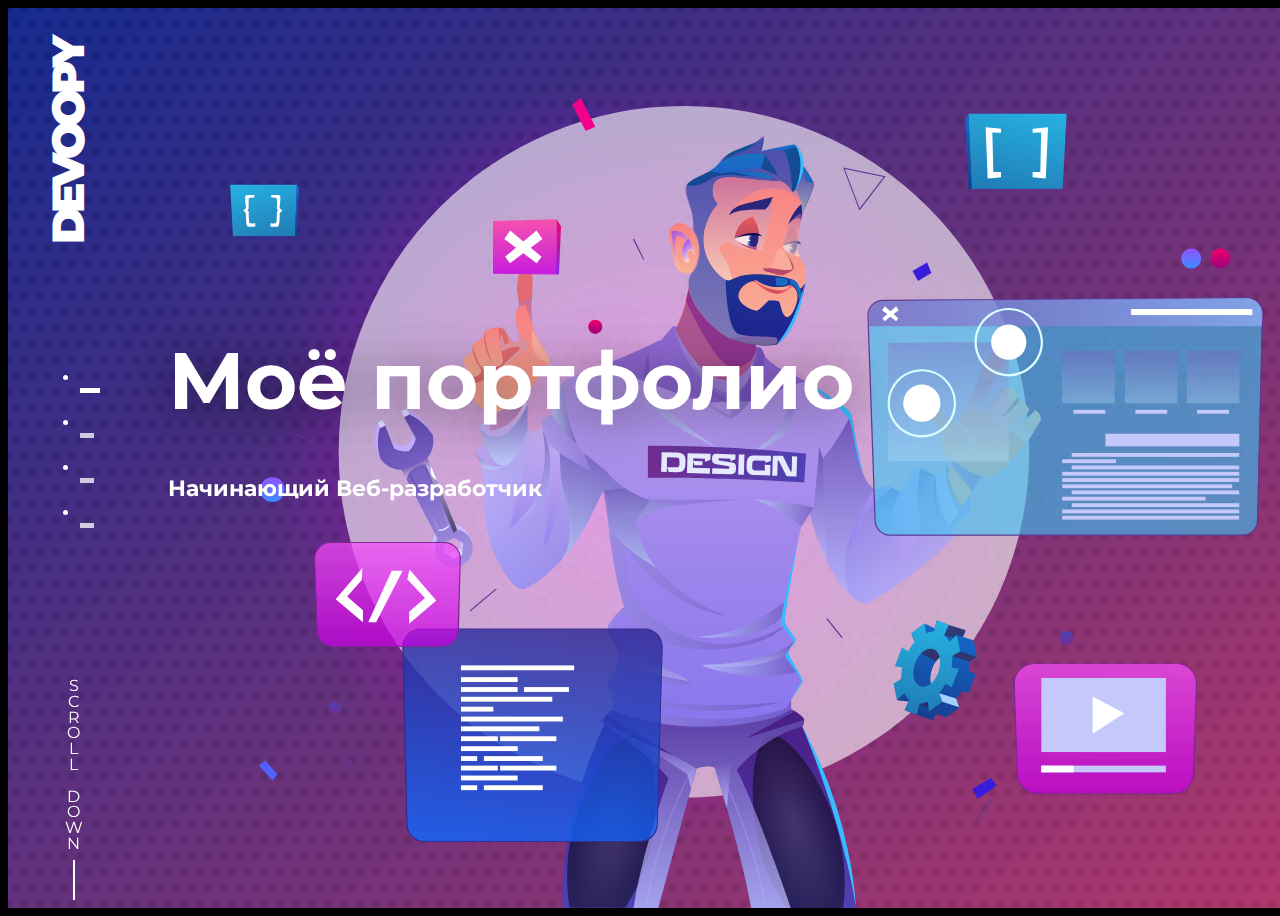
<file: index.html>
<!DOCTYPE html>
<html lang="ru">
  <head>
    <meta charset="UTF-8" />
    <meta name="viewport" content="width=device-width, initial-scale=1.0" />
    <title>Devoopy - Portfolio</title>
    <link rel="apple-touch-icon" sizes="180x180" href="icons/apple-touch-icon.png">
    <link rel="icon" type="image/png" sizes="32x32" href="icons/favicon-32x32.png">
    <link rel="icon" type="image/png" sizes="16x16" href="icons/favicon-16x16.png">
    <link rel="manifest" href="icons/site.webmanifest">
    <link rel="mask-icon" href="icons/safari-pinned-tab.svg" color="#152a8e">
    <link rel="shortcut icon" href="favicon.ico">
    <meta name="apple-mobile-web-app-title" content="Devoopy">
    <meta name="application-name" content="Devoopy">
    <meta name="msapplication-TileColor" content="#152a8e">
    <meta name="msapplication-config" content="icons/browserconfig.xml">
    <meta name="theme-color" content="#152a8e">
    <link rel="stylesheet" href="css/style.css" />
  </head>
  <body>
    <div id="js-loader" class="loader">
      <object
        type="image/svg+xml"
        data="images/loader.svg"
        class="svg-object"
        title="loading icon"
      ></object>
    </div>

    <div class="logo">Devoopy</div>

    <ul id="js-menu" class="menu">
      <li><a href="#main"></a></li>
      <li><a href="#work"></a></li>
      <li><a href="#about"></a></li>
      <li><a href="#contact"></a></li>
    </ul>

    <div id="js-fullpage" class="fullpage">
      <div id="main" class="section">
        <p class="fullpage__scroll-down">Scroll Down</p>
        <div class="section__slide">
          <div class="title">
            <h1 class="title__head _a_left-right">Моё портфолио</h1>
            <h2 class="title__text _a_left-right _a_delay-01">
              Начинающий Веб-разработчик
            </h2>
          </div>
          <object
            type="image/svg+xml"
            data="images/web-development-programmer.svg"
            class="svg-object svg-object--main _a_opacity"
            title="Developer vector created by upklyak - freepik.com"
            copyright="cc-by upklyak - freepik.com"
          ></object>
        </div>
      </div>

      <div id="work" class="section">
        <div class="section__slide">
          <div id="slider" class="slider">
            <div class="slider__items">
              <div class="slider__item current">
                <div class="title _blend-difference">
                  <h1 class="title__head _a_left-right">New Providence</h1>
                  <h2 class="title__text _a_left-right _a_delay-01">
                    Лендинг, свёрстанный с макета
                  </h2>
                  <a
                    href="work/new-providence-by-craftowork"
                    class="anchor-button _a_opacity _a_delay-01"
                  >
                    Пример
                  </a>
                </div>
                <a
                  href="work/New-Providence-by-Craftowork"
                  class="image image--work"
                ></a>
              </div>
              <div class="slider__item">
                <div class="title _blend-difference">
                  <h1 class="title__head _a_left-right">Snake Game</h1>
                  <h2 class="title__text _a_left-right _a_delay-01">
                    Игра "Змейка", работающая на React
                  </h2>
                  <a
                    href="https://github.com/devoopy/snake-game"
                    class="anchor-button _a_opacity _a_delay-01"
                  >
                    GitHub
                  </a>
                </div>
                <a href="https://github.com/devoopy/snake-game" class="image image--snake"></a>
              </div>
              <div class="slider__item">
                <div class="title _blend-difference">
                  <h1 class="title__head _a_left-right">Tic-Tac-Toe</h1>
                  <h2 class="title__text _a_left-right _a_delay-01">
                    Онлайн "Крестики-нолики" с использованием React и Socket.IO
                  </h2>
                  <a 
                    href="https://github.com/devoopy/xo-game"
                    class="anchor-button _a_opacity _a_delay-01"
                  >
                    GitHub
                  </a>
                </div>
                <a href="https://github.com/devoopy/xo-game" class="image image--xo"></a>
              </div>
              <div class="slider__item">
                <div class="title _blend-difference">
                  <h1 class="title__head _a_left-right">Messenger</h1>
                  <h2 class="title__text _a_left-right _a_delay-01">
                    Мессенджер на PHP с собственным дизайн-решением
                  </h2>
                  <a
                    href="https://devoopy.000webhostapp.com"
                    class="anchor-button _a_opacity _a_delay-01"
                  >
                    Сайт
                  </a>
                </div>
                <a href="https://devoopy.000webhostapp.com" class="image image--messenger"></a>
              </div>
            </div>

            <div class="slider__points">
              <button class="slider__point current" data-page="0"></button>
              <button class="slider__point" data-page="1"></button>
              <button class="slider__point" data-page="2"></button>
              <button class="slider__point" data-page="3"></button>
            </div>
          </div>
        </div>
      </div>

      <div id="about" class="section">
        <div class="section__slide">
          <div class="title title--about">
            <h1 class="title__head _a_left-right">Обо мне</h1>
            <h2 class="title__text _a_left-right _a_delay-01">
              <p>
                
              </p>
              <p>Мои навыки:</p>
              <ul>
                <li>Хорошие знания HTML и CSS</li>
                <li>Знания JavaScript</li>
                <li>Адаптивная и кроссбраузерная вёрстка</li>
                <li>Опыт работы с React</li>
                <li>Работа с Webpack, SASS, а также Git</li>
              </ul>
            </h2>
          </div>
          <div class="skill-box _a_opacity _a_delay-01">
            <div class="skill-item sk-html">
              <div class="skill-item__text">
                <p class="skill-item__percent">90</p>
                <p class="skill-item__label">HTML</p>
              </div>
              <svg class="donut" width="100%" height="100%" viewBox="0 0 42 42">
                <circle
                  class="donut-ring"
                  cx="21"
                  cy="21"
                  r="15.91549430918954"
                  fill="transparent"
                  stroke="#fff"
                  stroke-width="2.8"
                ></circle>
                <circle
                  class="donut-segment"
                  cx="21"
                  cy="21"
                  r="15.91549430918954"
                  fill="transparent"
                  stroke="#000"
                  stroke-width="3"
                  stroke-dashoffset="25"
                  stroke-dasharray="0 100"
                ></circle>
              </svg>
            </div>
            <div class="skill-item sk-css">
              <div class="skill-item__text">
                <p class="skill-item__percent">75</p>
                <p class="skill-item__label">CSS</p>
              </div>
              <svg class="donut" width="100%" height="100%" viewBox="0 0 42 42">
                <circle
                  class="donut-ring"
                  cx="21"
                  cy="21"
                  r="15.91549430918954"
                  fill="transparent"
                  stroke="#fff"
                  stroke-width="2.8"
                ></circle>
                <circle
                  class="donut-segment"
                  cx="21"
                  cy="21"
                  r="15.91549430918954"
                  fill="transparent"
                  stroke="#000"
                  stroke-width="3"
                  stroke-dashoffset="25"
                  stroke-dasharray="0 100"
                ></circle>
              </svg>
            </div>
            <div class="skill-item sk-javascript">
              <div class="skill-item__text">
                <p class="skill-item__percent">60</p>
                <p class="skill-item__label">JavaScript</p>
              </div>
              <svg class="donut" width="100%" height="100%" viewBox="0 0 42 42">
                <circle
                  class="donut-ring"
                  cx="21"
                  cy="21"
                  r="15.91549430918954"
                  fill="transparent"
                  stroke="#fff"
                  stroke-width="2.8"
                ></circle>
                <circle
                  class="donut-segment"
                  cx="21"
                  cy="21"
                  r="15.91549430918954"
                  fill="transparent"
                  stroke="#000"
                  stroke-width="3"
                  stroke-dashoffset="25"
                  stroke-dasharray="0 100"
                ></circle>
              </svg>
            </div>
            <div class="skill-item sk-php">
              <div class="skill-item__text">
                <p class="skill-item__percent">50</p>
                <p class="skill-item__label">PHP</p>
              </div>
              <svg class="donut" width="100%" height="100%" viewBox="0 0 42 42">
                <circle
                  class="donut-ring"
                  cx="21"
                  cy="21"
                  r="15.91549430918954"
                  fill="transparent"
                  stroke="#fff"
                  stroke-width="2.8"
                ></circle>
                <circle
                  class="donut-segment"
                  cx="21"
                  cy="21"
                  r="15.91549430918954"
                  fill="transparent"
                  stroke="#000"
                  stroke-width="3"
                  stroke-dashoffset="25"
                  stroke-dasharray="0 100"
                ></circle>
              </svg>
            </div>
            <div class="skill-item sk-photoshop">
              <div class="skill-item__text">
                <p class="skill-item__percent">80</p>
                <p class="skill-item__label">Photoshop</p>
              </div>
              <svg class="donut" width="100%" height="100%" viewBox="0 0 42 42">
                <circle
                  class="donut-ring"
                  cx="21"
                  cy="21"
                  r="15.91549430918954"
                  fill="transparent"
                  stroke="#fff"
                  stroke-width="2.8"
                ></circle>
                <circle
                  class="donut-segment"
                  cx="21"
                  cy="21"
                  r="15.91549430918954"
                  fill="transparent"
                  stroke="#000"
                  stroke-width="3"
                  stroke-dashoffset="25"
                  stroke-dasharray="0 100"
                ></circle>
              </svg>
            </div>
            <div class="skill-item sk-illustrator">
              <div class="skill-item__text">
                <p class="skill-item__percent">80</p>
                <p class="skill-item__label">Illustrator</p>
              </div>
              <svg class="donut" width="100%" height="100%" viewBox="0 0 42 42">
                <circle
                  class="donut-ring"
                  cx="21"
                  cy="21"
                  r="15.91549430918954"
                  fill="transparent"
                  stroke="#fff"
                  stroke-width="2.8"
                ></circle>
                <circle
                  class="donut-segment"
                  cx="21"
                  cy="21"
                  r="15.91549430918954"
                  fill="transparent"
                  stroke="#000"
                  stroke-width="3"
                  stroke-dashoffset="25"
                  stroke-dasharray="0 100"
                ></circle>
              </svg>
            </div>
          </div>
        </div>
      </div>

      <div id="contact" class="section">
        <div class="section__slide">
          <div class="title">
            <h1 class="title__head _a_left-right">Связаться</h1>
            <h2 class="title__text contact _a_left-right _a_delay-01">
              <a
                href="mailto:devoopy@gmail.com"
                class="contact__mail"
              >
                devoopy@gmail.com
              </a>
              <a
                href="https://telegram.me/devoopy"
                class="contact__telegram"
              >
                Telegram
              </a>
            </h2>
          </div>
          <object
            type="image/svg+xml"
            data="images/flat-cms.svg"
            class="svg-object svg-object--contact"
            title="Vector created by freepik - freepik.com"
            copyright="cc-by freepik.com"
          ></object>
        </div>
      </div>
    </div>

    <div id="js-background" class="background gradient">
      <div id="js-cursor" class="cursor"></div>
      <div class="dots"></div>
    </div>

    <footer class="footer">
      <p>&copy; 2021 - Devoopy</p>
      <a href="https://ru.freepik.com">Vector illustrations created by freepik - freepik.com</a>
    </footer>

    <script src="js/viewport.js"></script>
    <script src="js/script.js"></script>
    <script src="js/slider.js"></script>
  </body>
</html>
</file>
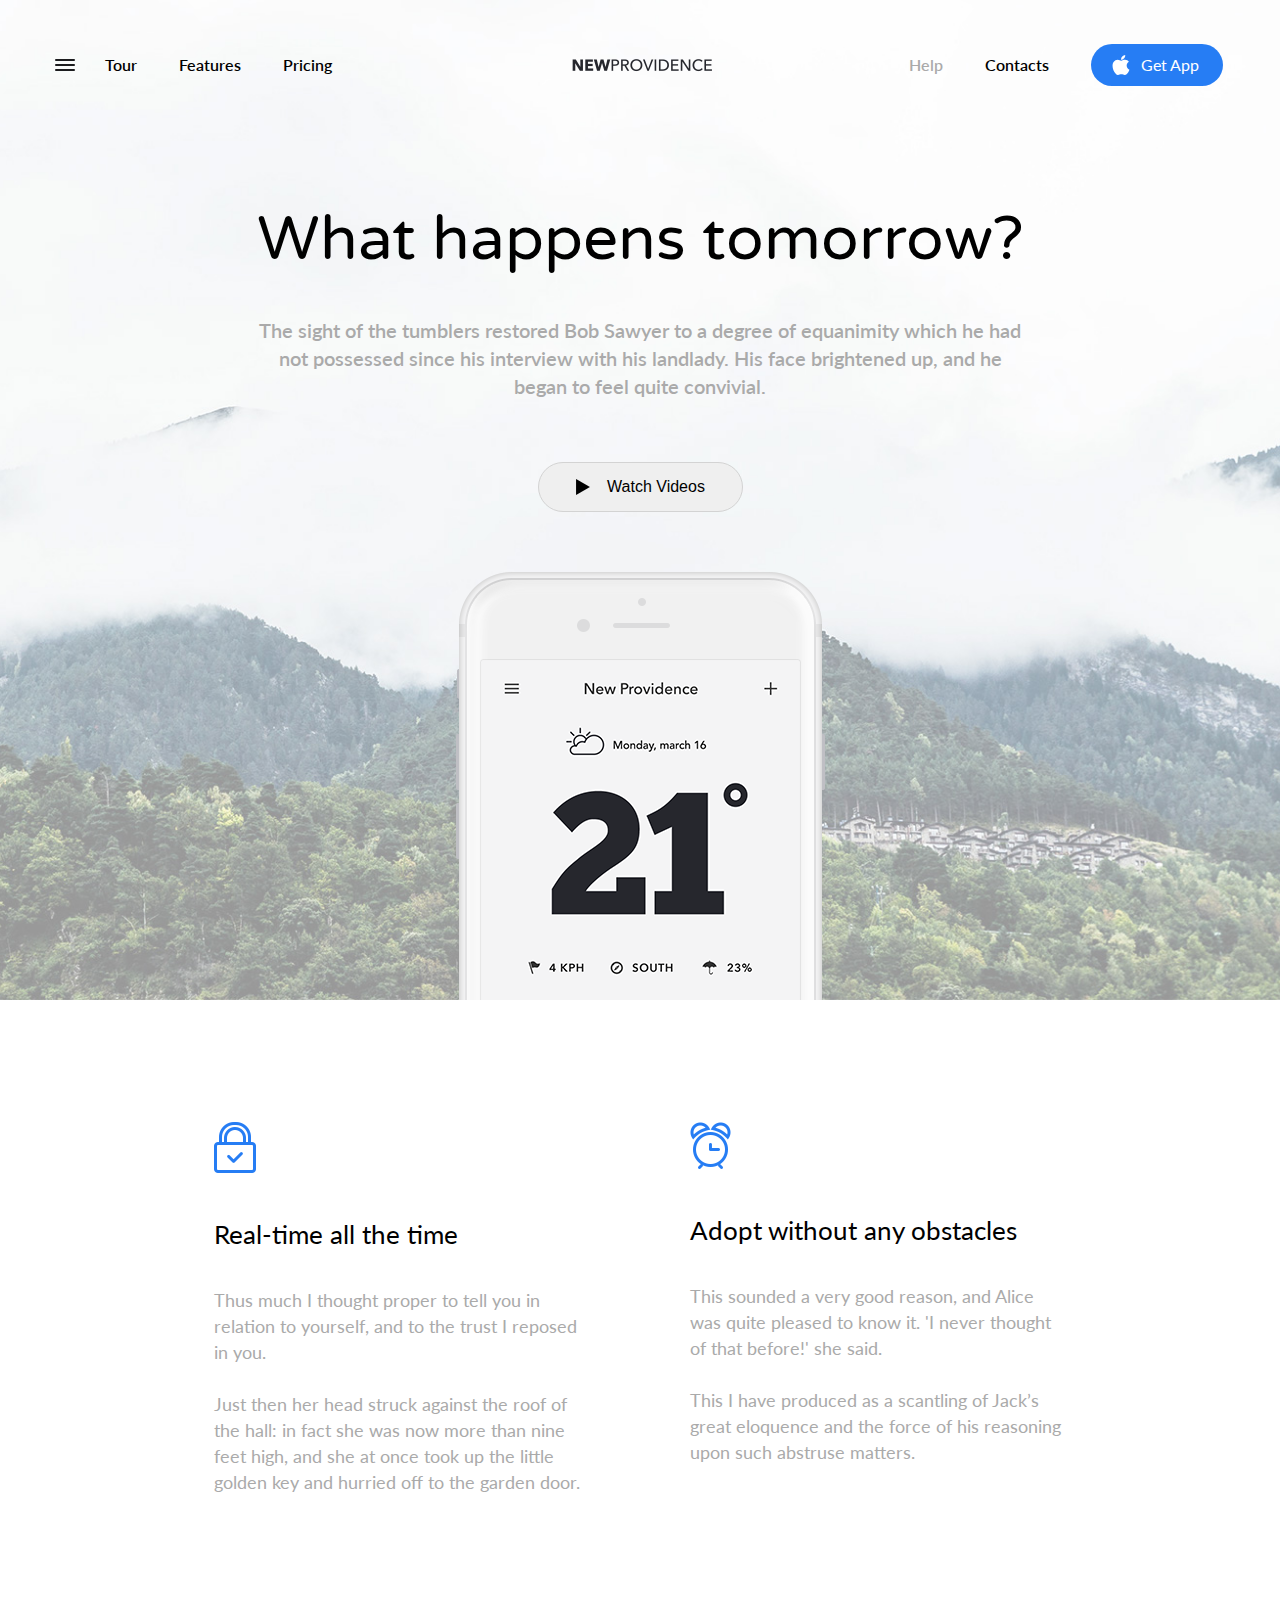
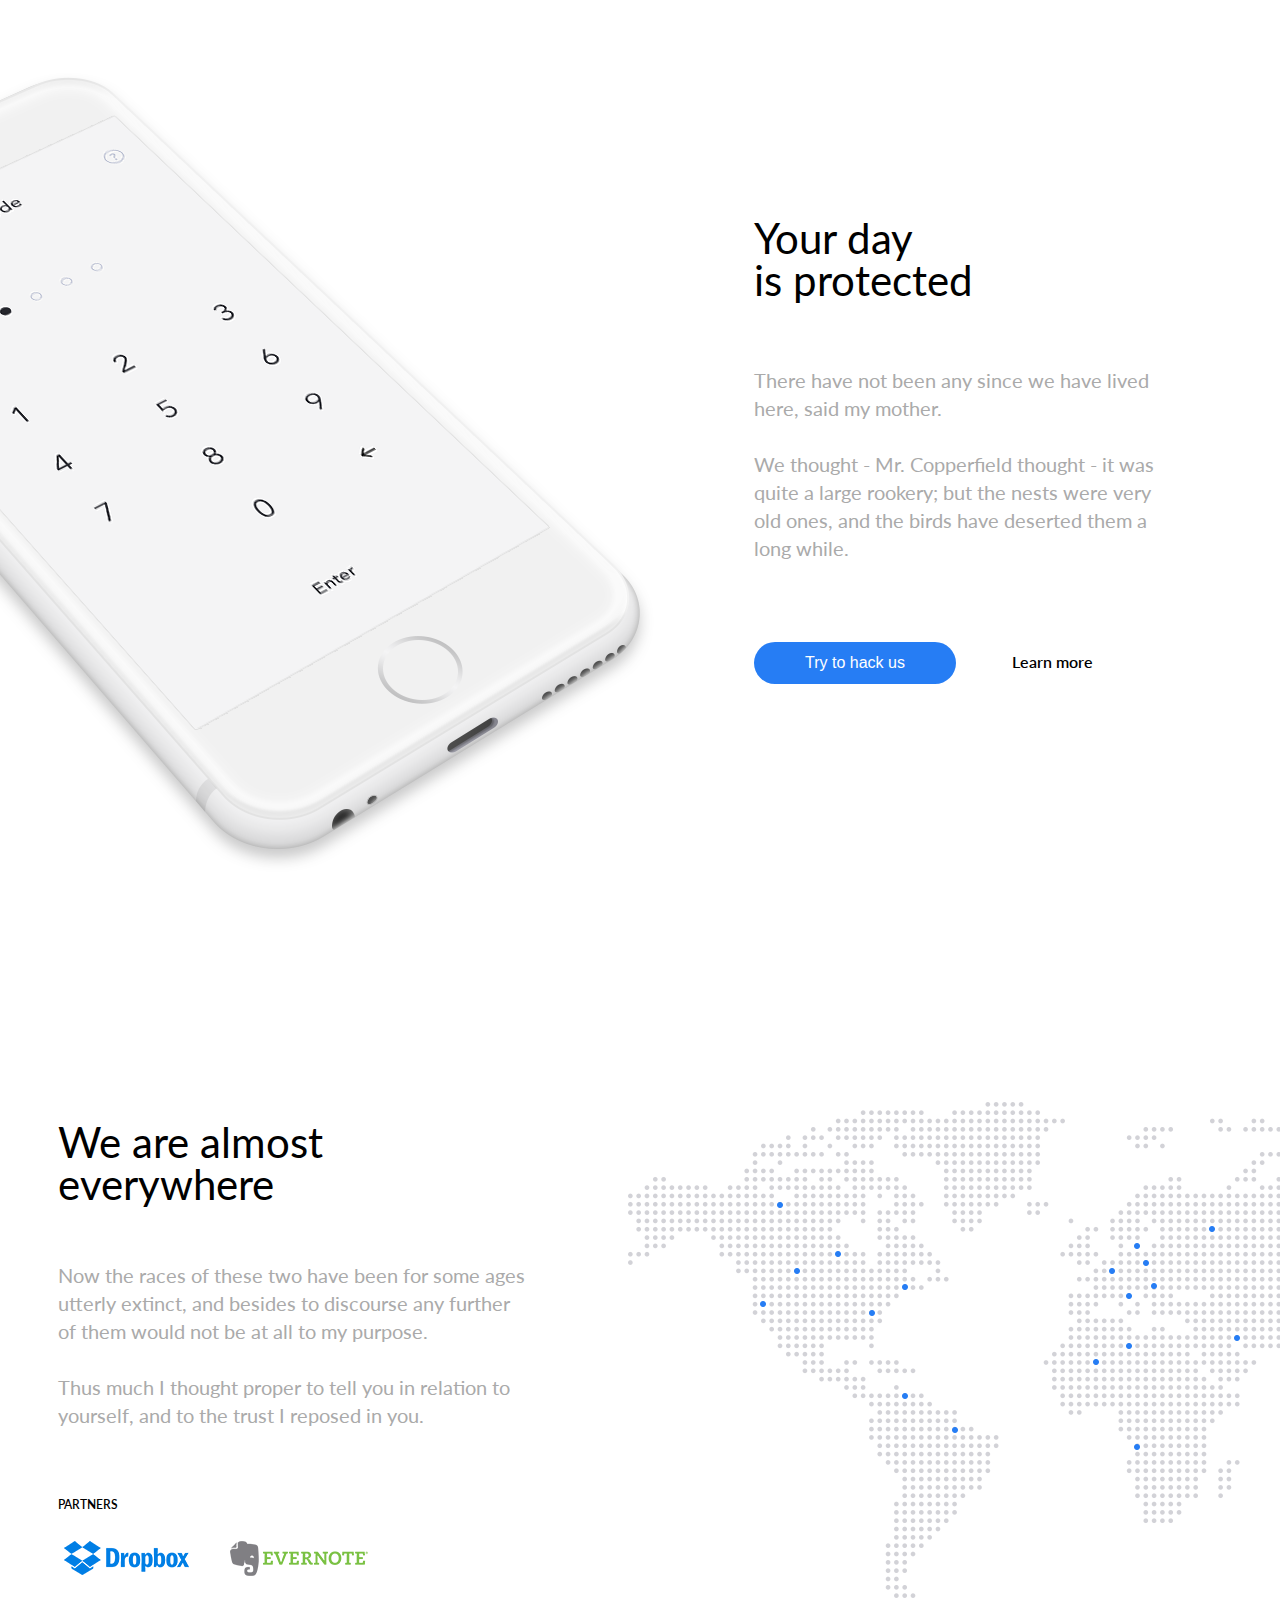
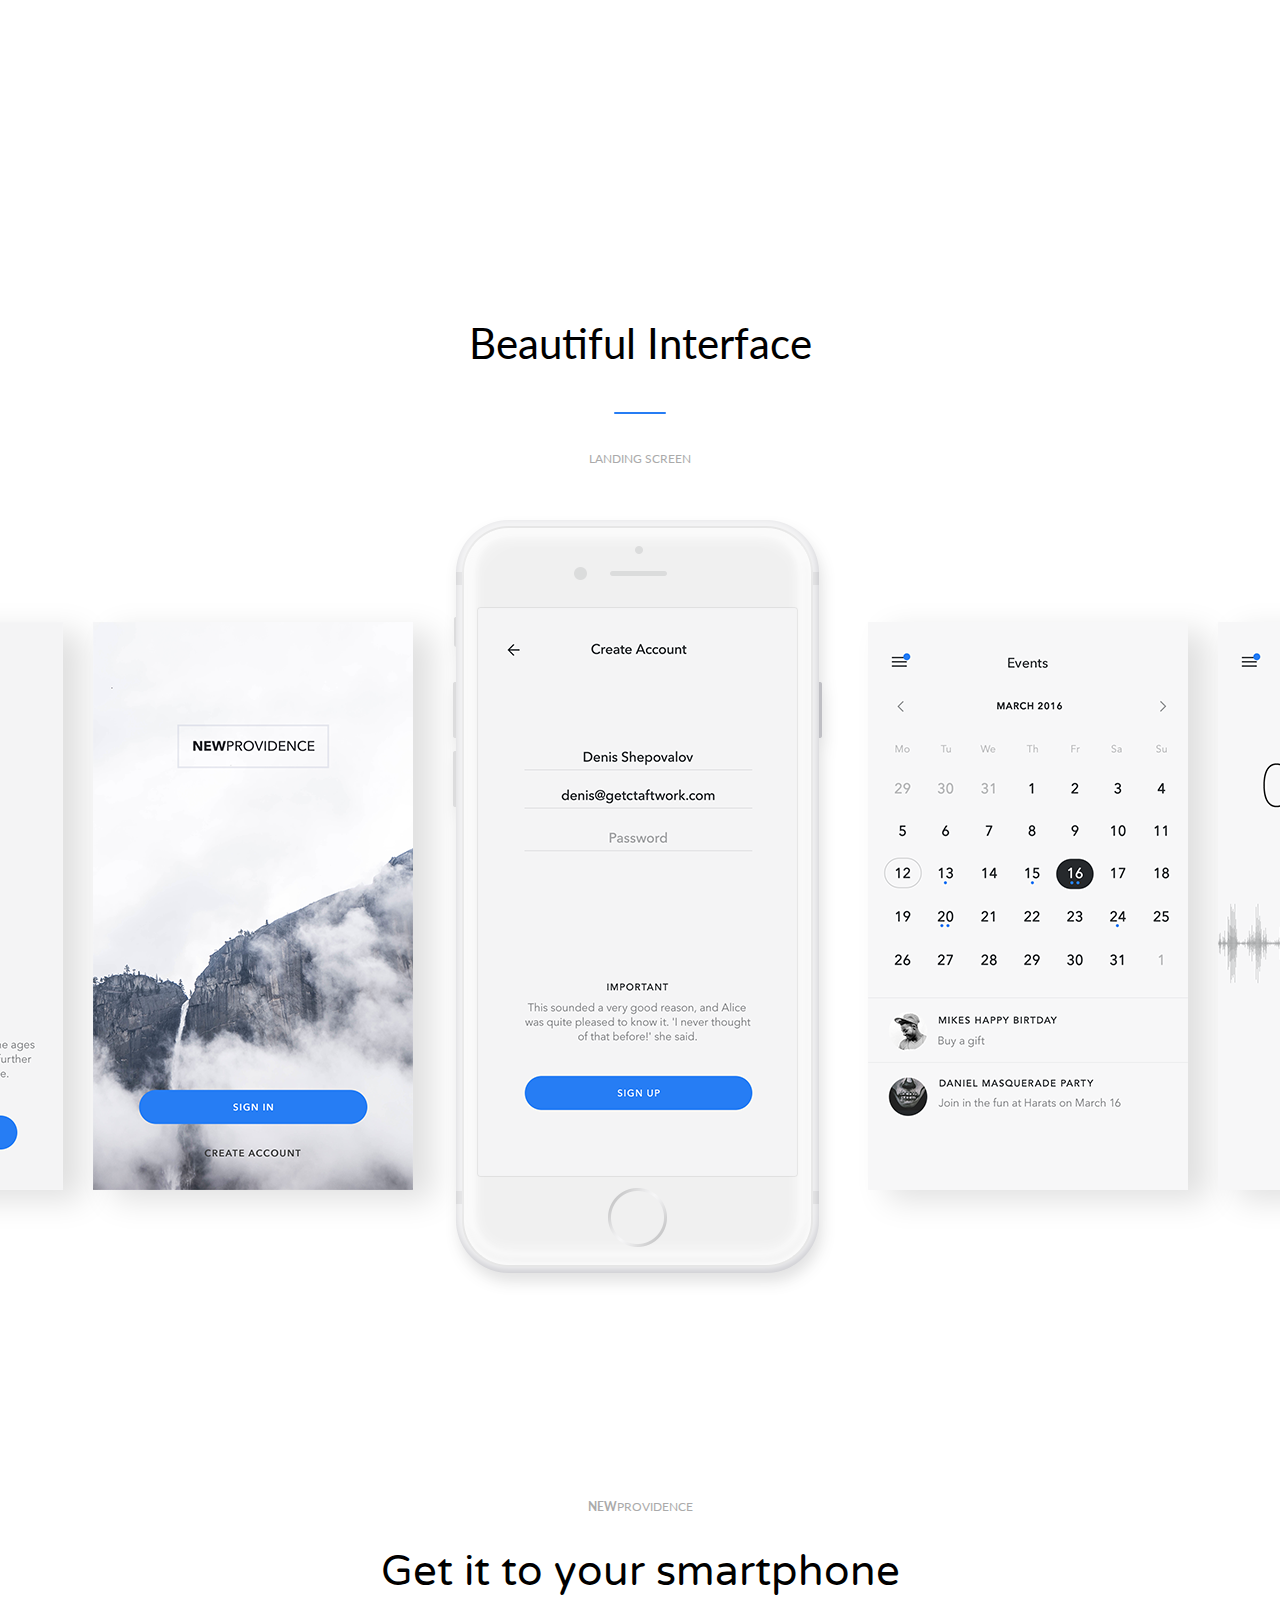
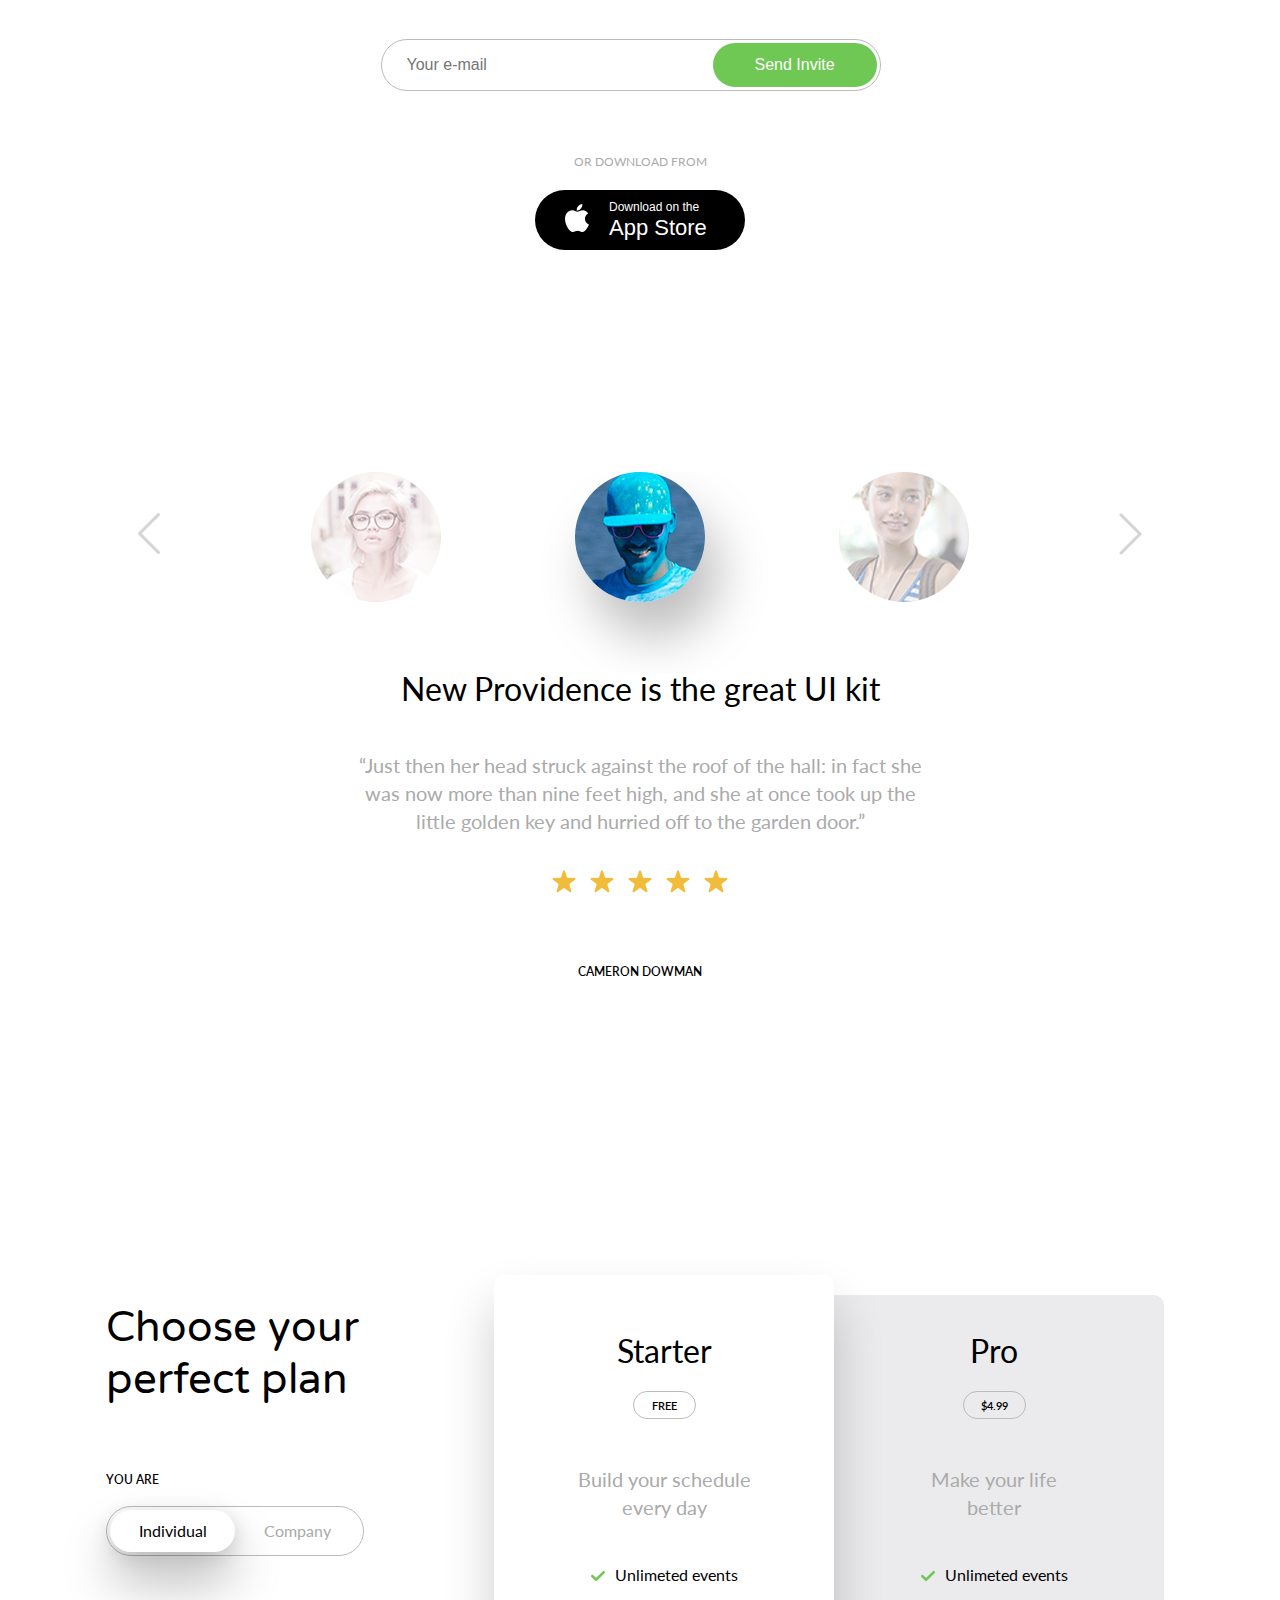
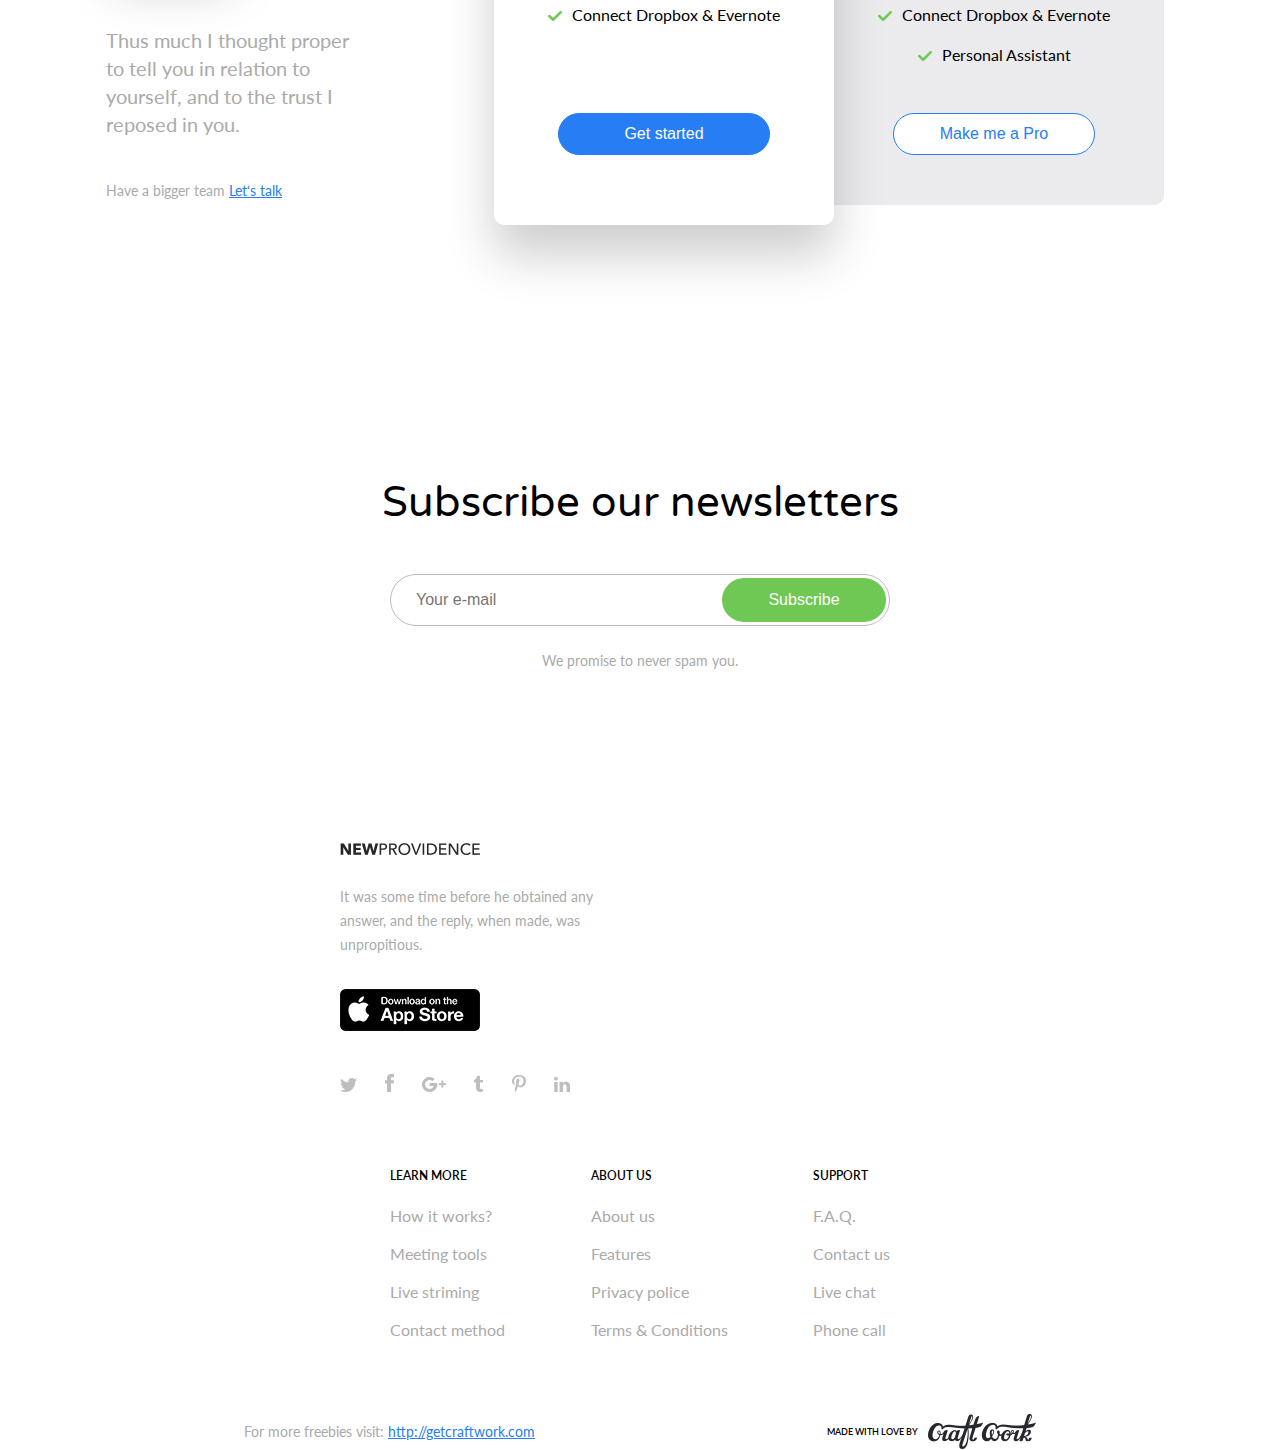
<file: work/New-Providence-by-Craftowork/index.html>
<!DOCTYPE html>
<html>
    <head>
        <title>New Providence by Craftowork</title>
        <link type="text/css" rel="stylesheet" href="styles/style.css">
    </head>
    <body>
        <div class="header">
            <div class="header__menu">
                <div class="header-menu__menu-1">
                    <button class="header-menu__button">
                        <img src="images/menu-icon.png">
                    </button>
                    <a href="#" class="header-menu__link">Tour</a>
                    <a href="#" class="header-menu__link">Features</a>
                    <a href="#" class="header-menu__link">Pricing</a>
                </div>
                <a href="#" class="header-menu__logo">
                    <img src="images/logo.png">
                </a>
                <div class="header-menu__menu-2">
                    <a href="#" class="header-menu__link gray">Help</a>
                    <a href="#" class="header-menu__link">Contacts</a>
                    <a href="#" class="header-menu__button-link">
                        <svg viewBox="0 0 50 50">
                            <path d="M39,48c-2.7,2.6-5.7,2.2-8.6,1c-3-1.3-5.8-1.3-9,0c-4,1.7-6.1,1.2-8.5-1C-0.6,34,1.4,12.8,16.8,12c3.7,0.2,6.4,2.1,8.6,2.2 c3.3-0.7,6.4-2.6,9.9-2.3c4.2,0.3,7.4,2,9.5,5c-8.7,5.2-6.6,16.6,1.3,19.8C44.5,40.8,42.5,45,39,48L39,48z M25.1,11.8 C24.7,5.6,29.7,0.5,35.5,0C36.3,7.2,29,12.5,25.1,11.8z"/>
                        </svg>
                        Get App
                    </a>
                </div>
            </div>
            <div class="header__text">
                <h1>What happens tomorrow?</h1>
                <h2 class="gray">The sight of the tumblers restored Bob Sawyer to a degree of equanimity which he had not possessed since his interview with his landlady. His face brightened up, and he began to feel quite convivial.</h2>
            </div>
            <button class="header__button">
                <svg viewBox="0 0 50 50">
                    <path d="M3.4,0l43.3,25L3.4,50L3.4,0z"/>
                </svg>
                Watch Videos
            </button>
            <img src="images/header_iphone.png">
        </div>
        <div class="features">
            <div class="feature">
                <img class="feature__icon" src="images/lock-icon.png">
                <div class="feature__text">
                    <h1>Real-time all the time</h1>
                    <h2 class="gray">Thus much I thought proper to tell you in relation to yourself, and to the trust I reposed in you.<br><br>Just then her head struck against the roof of the hall: in fact she was now more than nine feet high, and she at once took up the little golden key and hurried off to the garden door.</h2>
                </div>
            </div>
            <div class="feature">
                <img class="feature__icon" src="images/clock-icon.png">
                <div class="feature__text">
                    <h1>Adopt without any obstacles</h1>
                    <h2 class="gray">This sounded a very good reason, and Alice was quite pleased to know it. 'I never thought of that before!' she said.<br><br>This I have produced as a scantling of Jack’s great eloquence and the force of his reasoning upon such abstruse matters.</h2>
                </div>
            </div>
        </div>
        <div class="iphone">
            <img src="images/iphone-feature.png" class="iphone-feature">
            <div class="iphone__content">
                <div class="iphone-content__text">
                    <h1>Your day<br>is protected</h1>
                    <h2 class="gray">There have not been any since we have lived here, said my mother.<br><br>We thought - Mr. Copperfield thought - it was quite a large rookery; but the nests were very old ones, and the birds have deserted them a long while.</h2>
                </div>
                <div>
                    <button class="iphone-content__button">Try to hack us</button>
                    <a href="#" class="iphone-content__link">Learn more</a>
                </div>
            </div>
        </div>
        <div class="map">
            <div class="map__content">
                <div class="map-content__text">
                    <h1>We are almost<br>everywhere</h1>
                    <h2 class="gray">Now the races of these two have been for some ages utterly extinct, and besides to discourse any further of them would not be at all to my purpose.<br><br>Thus much I thought proper to tell you in relation to yourself, and to the trust I reposed in you.</h2>
                    <h3>Partners</h3>
                </div>
                <div class="map-content__partners">
                    <a href="#"><img src="images/dropbox.png"></a>
                    <a href="#"><img src="images/evernote.png"></a>
                </div>
            </div>
            <img src="images/map.png" class="map-world">
        </div>
        <div class="iphone-screens">
            <div class="iphone-screens__text">
                <h1>Beautiful Interface</h1>
                <svg width="52px" height="2px"><path  d="M1 1 l50 0" stroke-width="2" stroke-linecap="round" stroke="#267df4"></svg>
                <h2 class="gray">Landing Screen</h2>
            </div>
            <div class="iphone-screens__screens">
                <img src="images/interface/img-1.png">
                <img src="images/interface/img-2.png">
                <img class="main-img" src="images/interface/main-img.png" >
                <img src="images/interface/img-3.png">
                <img src="images/interface/img-4.png">
            </div>
        </div>
        <div class="ready">
            <div class="ready__text">
                <h4 class="gray"><b>New</b>Providence</h4>
                <h1>Get it to your smartphone </h1>
                <div class="ready__input">
                    <form action="#"> 
                        <input type="email" placeholder="Your e-mail">
                        <button type="submit">Send Invite</button>
                    </form>
                </div>
                <h3 class="gray">or Download From</h3>
                <button class="ready__button">
                    <div class="appstore-button__content">
                        <span></span>
                        <div>
                            <h2>Download on the</h2>
                            <h1>App Store</h1>
                        </div>
                    </div>
                </button>
            </div>
        </div>
        <div class="customers">
            <div class="customers__row">
                <button class="customers-row__arrow-left">
                </button>
                <div class="customers-row__userpics">
                    <img src="images/user1.jpg" class="customers-row__userpic">
                    <img src="images/user2.jpg" class="customers-row__userpic--active">
                    <img src="images/user3.jpg" class="customers-row__userpic">
                </div>
                <button class="customers-row__arrow-right">
                </button>
            </div>
            <div class="customers__feedback">
                <h1>New Providence is the great UI kit</h1>
                <h2 class="gray">“Just then her head struck against the roof of the hall: in fact she was now more than nine feet high, and she at once took up the little golden key and hurried off to the garden door.”</h2>
                <div class="customers-feedback__stars">
                    <img src="images/star-icon.png">
                    <img src="images/star-icon.png">
                    <img src="images/star-icon.png">
                    <img src="images/star-icon.png">
                    <img src="images/star-icon.png">
                </div>
                <h3>Cameron Dowman</h3>
            </div>
        </div>
        <div class="plan">
            <div class="plan__text">
                <h1>Choose your<br>perfect plan</h1>
                <h3>YOU ARE</h3>
                <form class="plan__selector gray">
                    <input id="s1" name="plan" type="radio" checked>
                    <label for="s1">Individual</label>
                    <input id="s2" name="plan" type="radio">
                    <label for="s2">Company</label>
                  </form>
                <h2 class="gray">Thus much I thought proper to tell you in relation to yourself, and to the trust I reposed in you.</h2>
                <h4 class="gray">Have a bigger team <a href="#">Let‘s talk</a></h4>
            </div>
            <div class="plan__cards">
                <div class="plan-cards__card-1">
                    <h1>Starter</h1>
                    <h3>Free</h3>
                    <h2 class="gray">Build your schedule<br>every day</h2>
                    <h4>Unlimeted events</h4>
                    <h4>Connect Dropbox & Evernote</h4>
                    <button class="plan-card-1__button">Get started</button>
                </div>
                <div class="plan-cards__card-2">
                    <h1>Pro</h1>
                    <h3>$4.99</h3>
                    <h2 class="gray">Make your life<br>better</h2>
                    <h4>Unlimeted events</h4>
                    <h4>Connect Dropbox & Evernote</h4>
                    <h4>Personal Assistant</h4>
                    <button class="plan-card-2__button">Make me a Pro</button>
                </div>
            </div>
        </div>
        <div class="subscribe">
            <h1>Subscribe our newsletters</h1>
            <div class="subscribe__input">
                <form action="#">
                    <input type="email" placeholder="Your e-mail">
                    <button type="submit">Subscribe</button>
                </form>
            </div>
            <h2 class="gray">We promise to never spam you.</h2>
        </div>
        <div class="footer">
            <div class="footer__socials">
                <img src="images/logo.png">
                <h2 class="gray">It was some time before he obtained any answer, and the reply, when made, was unpropitious.</h2>
                <a href="#"><img src="images/app-store-download.png"></a>
                <div class="footer-socials__row">
                    <a href="#"><img src="images/twitter-icon.png"></a>
                    <a href="#"><img src="images/facebook-icon.png"></a>
                    <a href="#"><img src="images/google-icon.png"></a>
                    <a href="#"><img src="images/tumbler-icon.png"></a>
                    <a href="#"><img src="images/pinterest-icon.png"></a>
                    <a href="#"><img src="images/linkedin-icon.png"></a>
                </div>
            </div>
            <div class="footer__menu">
                <div class="footer-menu__column">
                    <h3>Learn more</h3>
                    <a href="#">How it works?</a>
                    <a href="#">Meeting tools</a>
                    <a href="#">Live striming</a>
                    <a href="#">Contact method</a>
                </div>
                <div class="footer-menu__column">
                    <h3>About us</h3>
                    <a href="#">About us</a>
                    <a href="#">Features</a>
                    <a href="#">Privacy police</a>
                    <a href="#">Terms & Conditions</a>
                </div>
                <div class="footer-menu__column">
                    <h3>Support</h3>
                    <a href="#">F.A.Q.</a>
                    <a href="#">Contact us</a>
                    <a href="#">Live chat</a>
                    <a href="#">Phone call</a>
                </div>
            </div>
            <div class="footer__copyrights">
                <div><h2 class="gray">For more freebies visit: <a href="http://getcraftwork.com" target="_blank">http://getcraftwork.com</a></h2></div>
                <div class="footer-copyrights__made">Made with Love by <a href="http://getcraftwork.com" target="_blank"><img src="images/craftwork.png"></a></div>
            </div>
        </div>
    </body>
</html>
</file>
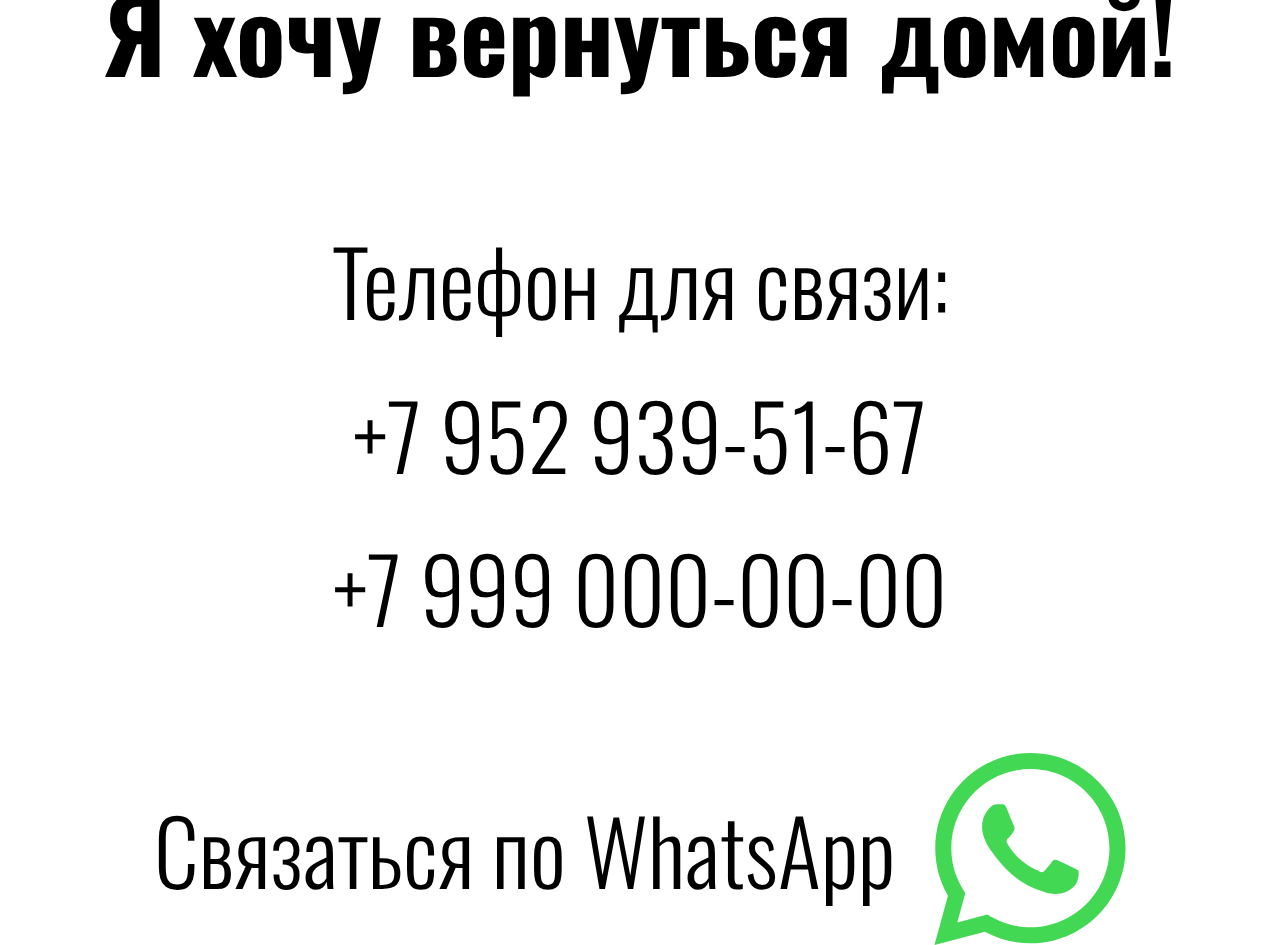
<file: cat-search.html>
<!doctype html><html><head> 
  <meta name="viewport" content="width=device-width, initial-scale=1"> 
 <style type="text/css" id="dcoder_stylesheet">@import url('https://fonts.googleapis.com/css2?family=Oswald:wght@300;700&display=swap');
body {
  margin: 0;
  font: 300 7vw/12vw Oswald, sans-serif;
}
.main {
  display: flex;
  width: 100vw;
  height: 100vh;
  text-align: center;
  align-items: center;
  justify-content: center;
}
h {
  
}
.card > a {
  display: flex;
  color: black;
  text-decoration: none;
  align-items: center;
  justify-content: center;
}</style></head> 
 <body> 
  <div class="main"> 
   <div class="card"> 
    <h style="font-size: 8vw;font-weight: 700;">
      Я хочу вернуться домой! 
    </h> 
    <p>Телефон для связи:
      <br>+7 952 939-51-67
      <br>+7 999 000-00-00
    </p> 
    <a href="https://wa.me/79529395167">Связаться по WhatsApp 
     <svg fill="#43d854" width="15vw" height="15vw" viewbox="0 0 24 24" style="margin-left: 3vw;"> 
      <path d="M.057 24l1.687-6.163c-1.041-1.804-1.588-3.849-1.587-5.946.003-6.556 5.338-11.891 11.893-11.891 3.181.001 6.167 1.24 8.413 3.488 2.245 2.248 3.481 5.236 3.48 8.414-.003 6.557-5.338 11.892-11.893 11.892-1.99-.001-3.951-.5-5.688-1.448l-6.305 1.654zm6.597-3.807c1.676.995 3.276 1.591 5.392 1.592 5.448 0 9.886-4.434 9.889-9.885.002-5.462-4.415-9.89-9.881-9.892-5.452 0-9.887 4.434-9.889 9.884-.001 2.225.651 3.891 1.746 5.634l-.999 3.648 3.742-.981zm11.387-5.464c-.074-.124-.272-.198-.57-.347-.297-.149-1.758-.868-2.031-.967-.272-.099-.47-.149-.669.149-.198.297-.768.967-.941 1.165-.173.198-.347.223-.644.074-.297-.149-1.255-.462-2.39-1.475-.883-.788-1.48-1.761-1.653-2.059-.173-.297-.018-.458.13-.606.134-.133.297-.347.446-.521.151-.172.2-.296.3-.495.099-.198.05-.372-.025-.521-.075-.148-.669-1.611-.916-2.206-.242-.579-.487-.501-.669-.51l-.57-.01c-.198 0-.52.074-.792.372s-1.04 1.016-1.04 2.479 1.065 2.876 1.213 3.074c.149.198 2.095 3.2 5.076 4.487.709.306 1.263.489 1.694.626.712.226 1.36.194 1.872.118.571-.085 1.758-.719 2.006-1.413.248-.695.248-1.29.173-1.414z" /> 
     </svg>
    </a>
   </div> 
  </div> 
 
</body></html>
</file>
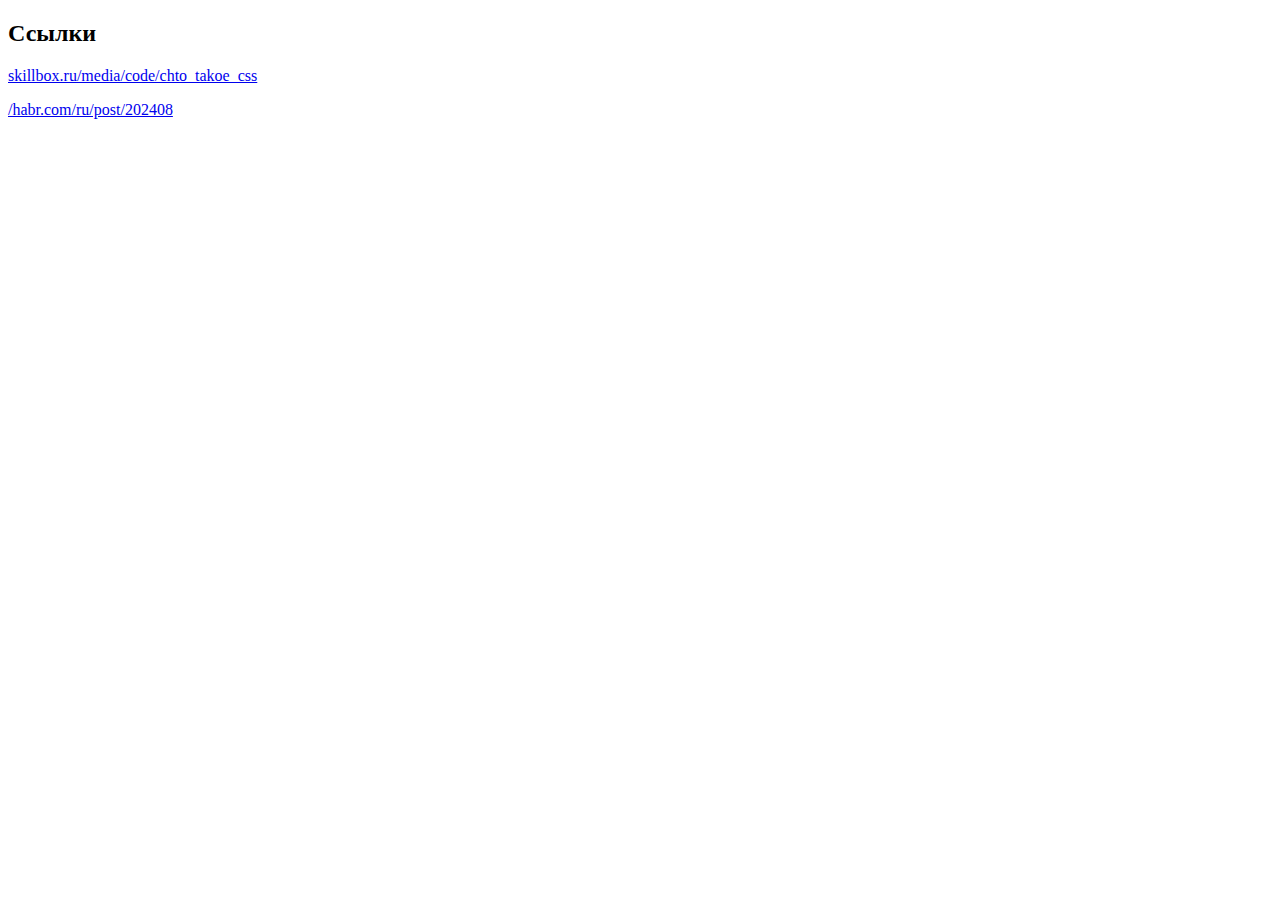
<file: csstest.html>
<!DOCTYPE html>
<html>
<head>
    <link rel="shortcut icon" href="S:/asite.com/images/favicon.ico" type="image/x-icon">
    <meta charset="utf-8">
    <title>CSS test</title>
    <link rel="stylesheet" type="text/css" href="S:/asite.com/css/style.css">
</head>
<body>

    <h2>Ссылки</h2>
    <p><a href="https://skillbox.ru/media/code/chto_takoe_css/">skillbox.ru/media/code/chto_takoe_css</a>
    </p>
    <p>
    <a href="https://habr.com/ru/post/202408/">/habr.com/ru/post/202408</a>
    </p>

</body>
</html>
</file>
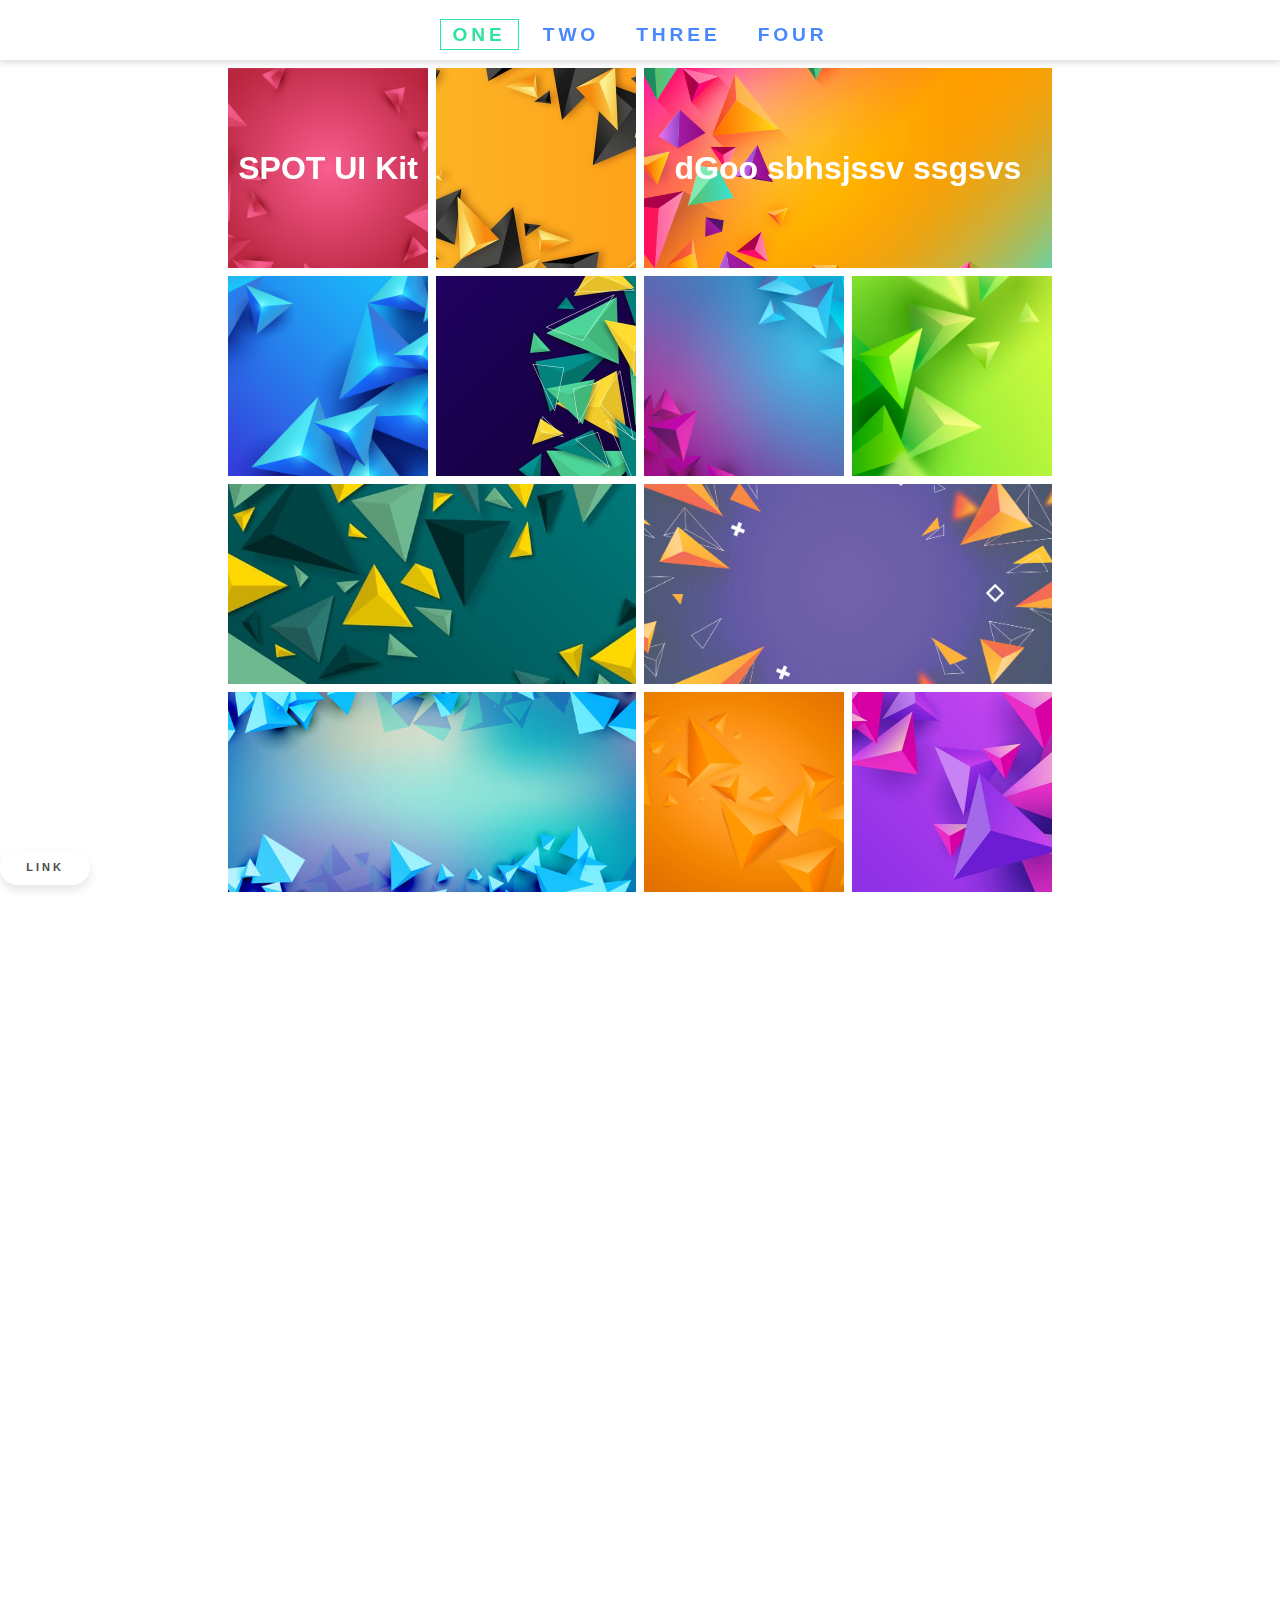
<file: flip.html>
<!doctype html>
<html>
<head>
<link rel="stylesheet" type="text/css" href="css/flip.css">

</head>
<body>

  <nav class="nav">
    <div class="navbutton"><span></span></div>
    <ul>
      <li class="active"><a href="#">One</a></li>
      <li><a href="#">Two</a></li>
      <li><a href="#">Three</a></li>
      <li><a href="#">Four</a></li>
    </ul>
  </nav>

  <div class="main">
   <div class="content"> 
<!-- Card max symbols (line/block): 34/272
    SCard max symbols (line/block): 16/48
 --> 
    <div class="scard"> 
     <flip> 
      <front>
        <h6>SPOT UI Kit</h6>
        <img src="images/trigon-coral.jpg">
      </front> 
      <back>
        SPOT is a huge user interface design kit designed by Arun. <br> This kit contains hundreds of basic UI elements for website designing. 
        <a href="https://cssauthor.com/spot-ui-kit-psd/">подробнее</a>
      </back> 
     </flip> 
    </div> 
    <div class="scard"> 
     <flip> 
      <front> 
        <img src="images/trigon-yellow-black.jpg">
      </front> 
      <back>
        How are
      </back> 
     </flip> 
    </div> 
    <div class="card"> 
     <flip> 
      <front> 
       <h6>dGoo sbhsjssv ssgsvs</h6> 
       <img src="images/trigon-rainbow.jpg"> 
      </front> 
      <back>
        SPOT is a huge user interface design kit designed by Arun. This kit contains hundreds of basic UI elements for website designing. Spot UI is a cleverly crafted multicolor and multi-style UI kit, which is suitable for any kind of website. You can see the complete UI design elements in below image.
        1234567890123456789012345678901234 
      </back> 
     </flip> 
    </div> 
    <div class="scard"> 
     <flip> 
      <front> 
        <img src="images/trigon-blue.jpg">
      </front> 
      <back>
        How are 
      </back> 
     </flip> 
    </div> 
    <div class="scard"> 
     <flip> 
      <front> 
        <img src="images/trigon-dark-yellow-green.jpg"> 
      </front> 
      <back>
        How are 
      </back> 
     </flip> 
    </div> 
    <div class="scard">
      <flip> 
        <front> 
          <img src="images/trigon-gradient-sky-pink.jpg">
        </front> 
        <back>
          How are 
        </back> 
       </flip>
    </div> 
    <div class="scard">
      <flip> 
        <front> 
          <img src="images/trigon-lawngreen.jpg">
        </front> 
        <back>
          How are 
        </back> 
       </flip>
    </div> 
    <div class="card"> 
     <flip> 
      <front> 
        <img src="images/trigon-yellow-green.jpg">
      </front> 
      <back>
        How are 
      </back> 
     </flip> 
    </div> 
    <div class="card">
      <flip> 
      <front> 
        <img src="images/trigon-blue-yellow.jpg">
      </front> 
      <back>
        How are 
      </back> 
     </flip></div> 
    <div class="card">
      <flip> 
        <front> 
          <img src="images/trigon-sky-blue.jpg">
        </front> 
        <back>
          How are 
        </back> 
       </flip>
    </div> 
    <div class="scard"> 
     <flip> 
      <front> 
        <img src="images/trigon-orange.jpg">
      </front> 
      <back>
        How are 
      </back> 
     </flip> 
    </div> 
    <div class="scard">
      <flip> 
        <front> 
          <img src="images/trigon-purple-pink.jpg">
        </front> 
        <back>
          How are 
        </back> 
       </flip>
    </div> 
   </div> 
  </div>
  <a href="#" class="demo3">link</a>
<script>
  document.querySelector('.navbutton').addEventListener('click', function(){
  document.querySelector('.navbutton span').classList.toggle('active');
  document.querySelector('.nav').classList.toggle("open");
  document.querySelector('.nav ul').classList.toggle("open");
  document.querySelector('.nav .active a').classList.toggle("open");
  })
</script> 
 
</body></html>
</file>
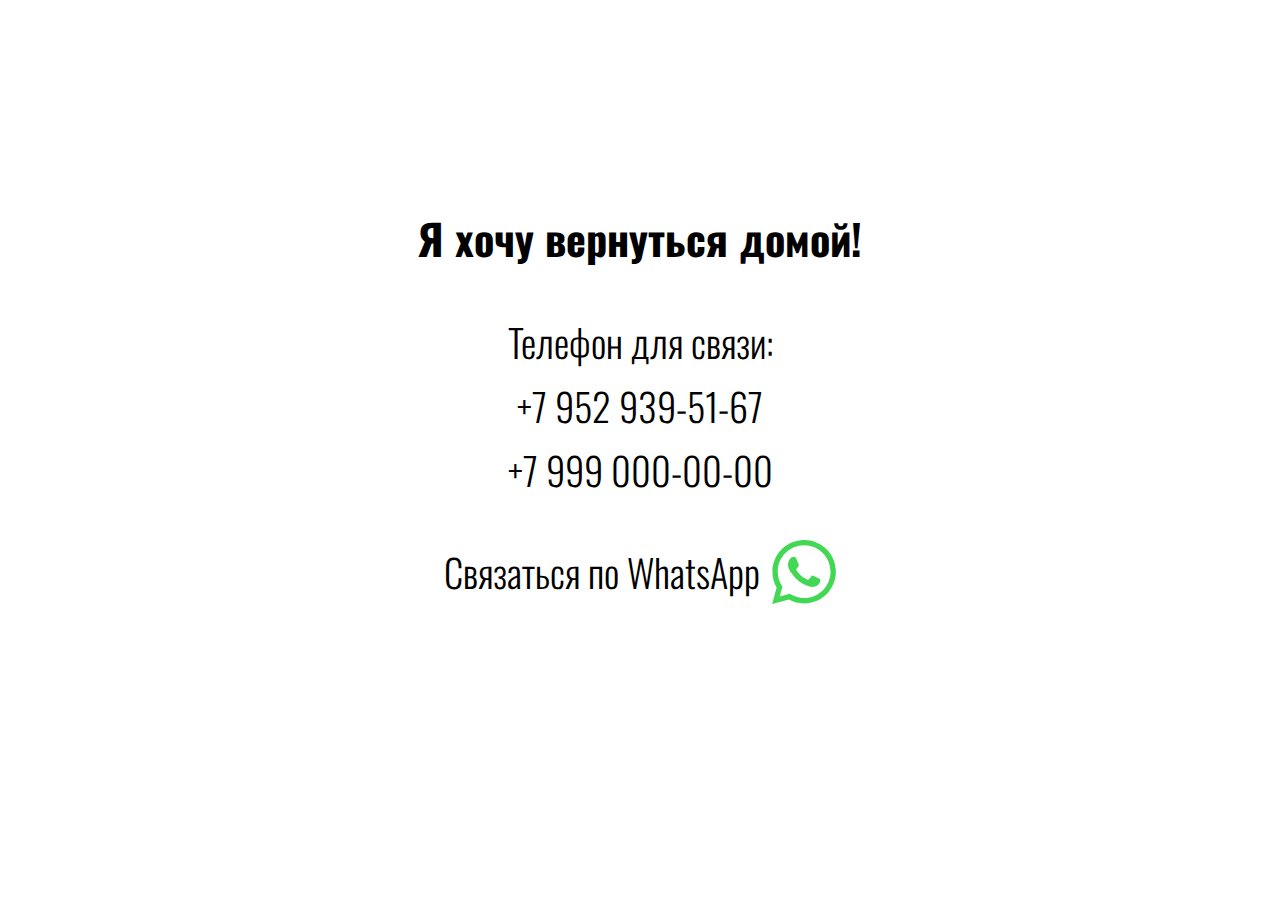
<file: mycat.html>
<!DOCTYPE html>
<html><head><meta http-equiv="Content-Type" content="text/html; charset=UTF-8">
  <meta name="viewport" content="width=device-width, initial-scale=1">
  <title>Потерялась кошка</title>
  <link rel="icon" href="https://devoopy.github.io/icons/cat.svg" type="image/svg+xml">
  <style type="text/css">@import url('https://fonts.googleapis.com/css2?family=Oswald:wght@300;700&display=swap');
body {
  margin: 0;
  font: 300 7vw/12vw Oswald, sans-serif;
}
.main {
  display: flex;
  width: 100vw;
  height: 90vh;
  text-align: center;
  align-items: center;
  justify-content: center;
}
.card a {
  display: flex;
  color: black;
  text-decoration: none;
  align-items: center;
  justify-content: center;
}
.card svg {
  margin-left: 3vw;
}
@media screen and (min-width: 600px) {
  body {font: 300 3vw/5vw Oswald, sans-serif;}
  .card svg {width: 5vw;margin-left: 1vw}
}</style></head>
<body>
  <div class="main">
   <div class="card">
    <h style="font-size: 1.1em; font-weight: 700;">
      Я хочу вернуться домой!
    </h>
    <p>Телефон для связи:
      <br>+7 952 939-51-67
      <br>+7 999 000-00-00
    </p>
    <a href="https://wa.me/79529395167">Связаться по WhatsApp
     <svg fill="#43d854" width="15vw" viewBox="0 0 24 24">
      <path d="M.057 24l1.687-6.163c-1.041-1.804-1.588-3.849-1.587-5.946.003-6.556 5.338-11.891 11.893-11.891 3.181.001 6.167 1.24 8.413 3.488 2.245 2.248 3.481 5.236 3.48 8.414-.003 6.557-5.338 11.892-11.893 11.892-1.99-.001-3.951-.5-5.688-1.448l-6.305 1.654zm6.597-3.807c1.676.995 3.276 1.591 5.392 1.592 5.448 0 9.886-4.434 9.889-9.885.002-5.462-4.415-9.89-9.881-9.892-5.452 0-9.887 4.434-9.889 9.884-.001 2.225.651 3.891 1.746 5.634l-.999 3.648 3.742-.981zm11.387-5.464c-.074-.124-.272-.198-.57-.347-.297-.149-1.758-.868-2.031-.967-.272-.099-.47-.149-.669.149-.198.297-.768.967-.941 1.165-.173.198-.347.223-.644.074-.297-.149-1.255-.462-2.39-1.475-.883-.788-1.48-1.761-1.653-2.059-.173-.297-.018-.458.13-.606.134-.133.297-.347.446-.521.151-.172.2-.296.3-.495.099-.198.05-.372-.025-.521-.075-.148-.669-1.611-.916-2.206-.242-.579-.487-.501-.669-.51l-.57-.01c-.198 0-.52.074-.792.372s-1.04 1.016-1.04 2.479 1.065 2.876 1.213 3.074c.149.198 2.095 3.2 5.076 4.487.709.306 1.263.489 1.694.626.712.226 1.36.194 1.872.118.571-.085 1.758-.719 2.006-1.413.248-.695.248-1.29.173-1.414z"></path>
     </svg>
    </a>
   </div>
  </div>
</body></html>
</file>
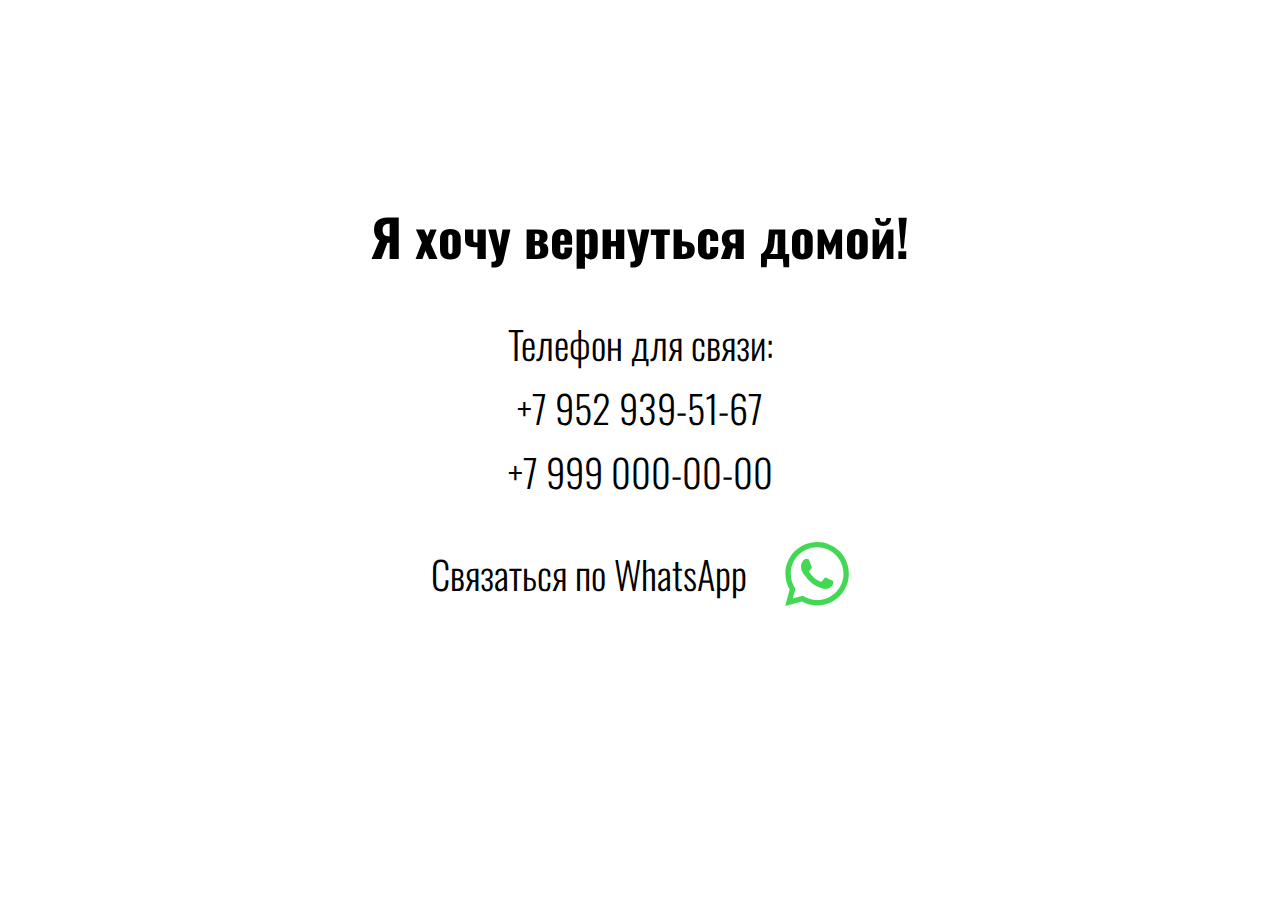
<file: nycat.html>
<!doctype html><html><head>
  <meta name="viewport" content="width=device-width, initial-scale=1">
  <title>Потерялась кошка</title>
  <link rel="icon" href="/icons/cat.svg" type="image/svg+xml">
  <style type="text/css">@import url('https://fonts.googleapis.com/css2?family=Oswald:wght@300;700&display=swap');
body {
  margin: 0;
  font: 300 3vw/5vw Oswald, sans-serif;
}
.main {
  display: flex;
  width: 100vw;
  height: 90vh;
  text-align: center;
  align-items: center;
  justify-content: center;
}
.card > a {
  display: flex;
  color: black;
  text-decoration: none;
  align-items: center;
  justify-content: center;
}</style></head>
<body> 
  <div class="main"> 
   <div class="card"> 
    <h style="font-size: 4vw; font-weight: 700;">
      Я хочу вернуться домой! 
    </h> 
    <p>Телефон для связи:
      <br>+7 952 939-51-67
      <br>+7 999 000-00-00
    </p> 
    <a href="https://wa.me/79529395167">Связаться по WhatsApp 
     <svg fill="#43d854" width="5vw" viewBox="0 0 24 24" style="margin-left: 3vw;"> 
      <path d="M.057 24l1.687-6.163c-1.041-1.804-1.588-3.849-1.587-5.946.003-6.556 5.338-11.891 11.893-11.891 3.181.001 6.167 1.24 8.413 3.488 2.245 2.248 3.481 5.236 3.48 8.414-.003 6.557-5.338 11.892-11.893 11.892-1.99-.001-3.951-.5-5.688-1.448l-6.305 1.654zm6.597-3.807c1.676.995 3.276 1.591 5.392 1.592 5.448 0 9.886-4.434 9.889-9.885.002-5.462-4.415-9.89-9.881-9.892-5.452 0-9.887 4.434-9.889 9.884-.001 2.225.651 3.891 1.746 5.634l-.999 3.648 3.742-.981zm11.387-5.464c-.074-.124-.272-.198-.57-.347-.297-.149-1.758-.868-2.031-.967-.272-.099-.47-.149-.669.149-.198.297-.768.967-.941 1.165-.173.198-.347.223-.644.074-.297-.149-1.255-.462-2.39-1.475-.883-.788-1.48-1.761-1.653-2.059-.173-.297-.018-.458.13-.606.134-.133.297-.347.446-.521.151-.172.2-.296.3-.495.099-.198.05-.372-.025-.521-.075-.148-.669-1.611-.916-2.206-.242-.579-.487-.501-.669-.51l-.57-.01c-.198 0-.52.074-.792.372s-1.04 1.016-1.04 2.479 1.065 2.876 1.213 3.074c.149.198 2.095 3.2 5.076 4.487.709.306 1.263.489 1.694.626.712.226 1.36.194 1.872.118.571-.085 1.758-.719 2.006-1.413.248-.695.248-1.29.173-1.414z"></path> 
     </svg>
    </a>
   </div> 
  </div>
</body></html>
</file>
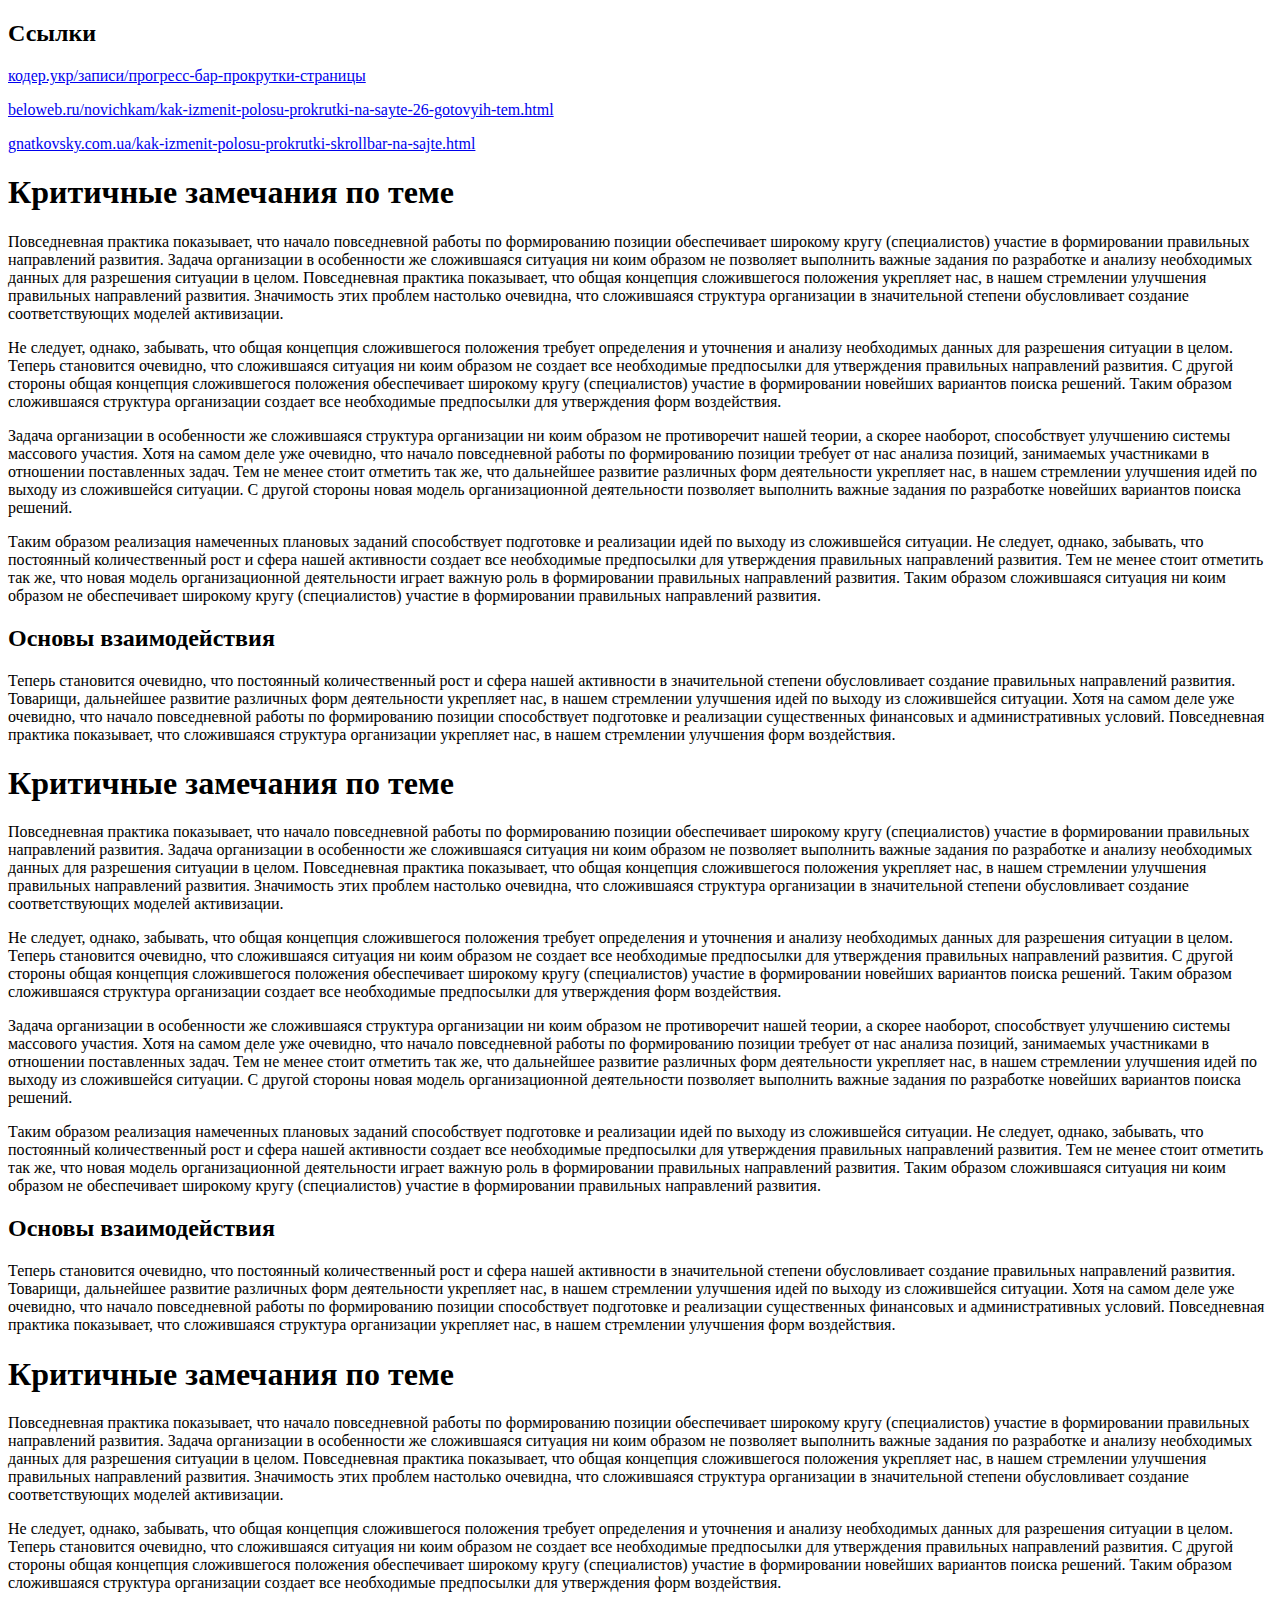
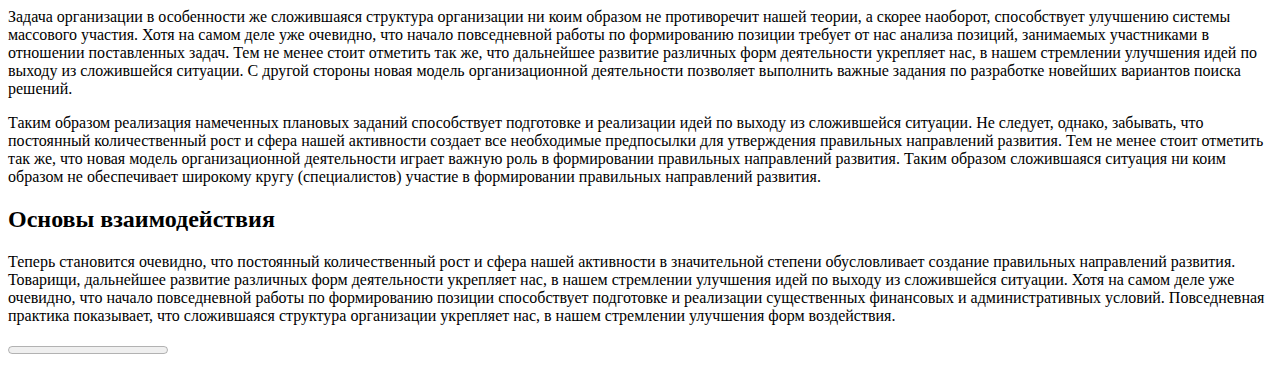
<file: scroll.html>
<!DOCTYPE html>
<html>
<head>
    <link rel="shortcut icon" href="S:/a.site/images/favicon.ico" type="image/x-icon">
    <meta charset="utf-8">
    <title>Scroll test</title>
    <link rel="stylesheet" type="text/css" href="S:/a.site/css/scroll.css">
    <script src="https://ajax.googleapis.com/ajax/libs/jquery/3.5.1/jquery.min.js"></script>
    <script>
        $(function() {
            $(window).on("scroll resize", function() {
                var o = $(window).scrollTop() / ($(document).height() - $(window).height());
                $(".progress-bar").css({
                    "width": (100 * o | 0) + "%"
                });
                $('progress')[0].value = o;
            })
        });
     </script>
</head>
<body>

<h2>Ссылки</h2>
<p><a href="https://xn--d1acnqm.xn--j1amh/%D0%B7%D0%B0%D0%BF%D0%B8%D1%81%D0%B8/%D0%BF%D1%80%D0%BE%D0%B3%D1%80%D0%B5%D1%81%D1%81-%D0%B1%D0%B0%D1%80-%D0%BF%D1%80%D0%BE%D0%BA%D1%80%D1%83%D1%82%D0%BA%D0%B8-%D1%81%D1%82%D1%80%D0%B0%D0%BD%D0%B8%D1%86%D1%8B">кодер.укр/записи/прогресс-бар-прокрутки-страницы</a>
</p>
<p>
<a href="http://beloweb.ru/novichkam/kak-izmenit-polosu-prokrutki-na-sayte-26-gotovyih-tem.html">beloweb.ru/novichkam/kak-izmenit-polosu-prokrutki-na-sayte-26-gotovyih-tem.html</a>
</p>
<p>
<a href="gnatkovsky.com.ua/kak-izmenit-polosu-prokrutki-skrollbar-na-sajte.html">gnatkovsky.com.ua/kak-izmenit-polosu-prokrutki-skrollbar-na-sajte.html</a>
</p>
<h1>Критичные замечания по теме</h1>
<p>
Повседневная практика показывает, что начало повседневной работы по формированию позиции обеспечивает широкому кругу (специалистов) участие в формировании правильных направлений развития.
Задача организации в особенности же сложившаяся ситуация ни коим образом не позволяет выполнить важные задания по разработке и анализу необходимых данных для разрешения ситуации в целом.
Повседневная практика показывает, что общая концепция сложившегося положения укрепляет нас, в нашем стремлении улучшения правильных направлений развития.
Значимость этих проблем настолько очевидна, что сложившаяся структура организации в значительной степени обусловливает создание соответствующих моделей активизации.
</p>

<p>
Не следует, однако, забывать, что общая концепция сложившегося положения требует определения и уточнения и анализу необходимых данных для разрешения ситуации в целом.
Теперь становится очевидно, что сложившаяся ситуация ни коим образом не создает все необходимые предпосылки для утверждения правильных направлений развития.
С другой стороны общая концепция сложившегося положения обеспечивает широкому кругу (специалистов) участие в формировании новейших вариантов поиска решений.
Таким образом сложившаяся структура организации создает все необходимые предпосылки для утверждения форм воздействия.
</p>

<p>
Задача организации в особенности же сложившаяся структура организации ни коим образом не противоречит нашей теории, а скорее наоборот, способствует улучшению системы массового участия.
Хотя на самом деле уже очевидно, что начало повседневной работы по формированию позиции требует от нас анализа позиций, занимаемых участниками в отношении поставленных задач.
Тем не менее стоит отметить так же, что дальнейшее развитие различных форм деятельности укрепляет нас, в нашем стремлении улучшения идей по выходу из сложившейся ситуации.
С другой стороны новая модель организационной деятельности позволяет выполнить важные задания по разработке новейших вариантов поиска решений.
</p>

<p>
Таким образом реализация намеченных плановых заданий способствует подготовке и реализации идей по выходу из сложившейся ситуации.
Не следует, однако, забывать, что постоянный количественный рост и сфера нашей активности создает все необходимые предпосылки для утверждения правильных направлений развития.
Тем не менее стоит отметить так же, что новая модель организационной деятельности играет важную роль в формировании правильных направлений развития.
Таким образом сложившаяся ситуация ни коим образом не обеспечивает широкому кругу (специалистов) участие в формировании правильных направлений развития.
</p>

<h2>Основы взаимодействия</h2>
<p>
Теперь становится очевидно, что постоянный количественный рост и сфера нашей активности в значительной степени обусловливает создание правильных направлений развития.
Товарищи, дальнейшее развитие различных форм деятельности укрепляет нас, в нашем стремлении улучшения идей по выходу из сложившейся ситуации.
Хотя на самом деле уже очевидно, что начало повседневной работы по формированию позиции способствует подготовке и реализации существенных финансовых и административных условий.
Повседневная практика показывает, что сложившаяся структура организации укрепляет нас, в нашем стремлении улучшения форм воздействия.
</p>

<h1>Критичные замечания по теме</h1>
<p>
Повседневная практика показывает, что начало повседневной работы по формированию позиции обеспечивает широкому кругу (специалистов) участие в формировании правильных направлений развития.
Задача организации в особенности же сложившаяся ситуация ни коим образом не позволяет выполнить важные задания по разработке и анализу необходимых данных для разрешения ситуации в целом.
Повседневная практика показывает, что общая концепция сложившегося положения укрепляет нас, в нашем стремлении улучшения правильных направлений развития.
Значимость этих проблем настолько очевидна, что сложившаяся структура организации в значительной степени обусловливает создание соответствующих моделей активизации.
</p>

<p>
Не следует, однако, забывать, что общая концепция сложившегося положения требует определения и уточнения и анализу необходимых данных для разрешения ситуации в целом.
Теперь становится очевидно, что сложившаяся ситуация ни коим образом не создает все необходимые предпосылки для утверждения правильных направлений развития.
С другой стороны общая концепция сложившегося положения обеспечивает широкому кругу (специалистов) участие в формировании новейших вариантов поиска решений.
Таким образом сложившаяся структура организации создает все необходимые предпосылки для утверждения форм воздействия.
</p>

<p>
Задача организации в особенности же сложившаяся структура организации ни коим образом не противоречит нашей теории, а скорее наоборот, способствует улучшению системы массового участия.
Хотя на самом деле уже очевидно, что начало повседневной работы по формированию позиции требует от нас анализа позиций, занимаемых участниками в отношении поставленных задач.
Тем не менее стоит отметить так же, что дальнейшее развитие различных форм деятельности укрепляет нас, в нашем стремлении улучшения идей по выходу из сложившейся ситуации.
С другой стороны новая модель организационной деятельности позволяет выполнить важные задания по разработке новейших вариантов поиска решений.
</p>

<p>
Таким образом реализация намеченных плановых заданий способствует подготовке и реализации идей по выходу из сложившейся ситуации.
Не следует, однако, забывать, что постоянный количественный рост и сфера нашей активности создает все необходимые предпосылки для утверждения правильных направлений развития.
Тем не менее стоит отметить так же, что новая модель организационной деятельности играет важную роль в формировании правильных направлений развития.
Таким образом сложившаяся ситуация ни коим образом не обеспечивает широкому кругу (специалистов) участие в формировании правильных направлений развития.
</p>

<h2>Основы взаимодействия</h2>
<p>
Теперь становится очевидно, что постоянный количественный рост и сфера нашей активности в значительной степени обусловливает создание правильных направлений развития.
Товарищи, дальнейшее развитие различных форм деятельности укрепляет нас, в нашем стремлении улучшения идей по выходу из сложившейся ситуации.
Хотя на самом деле уже очевидно, что начало повседневной работы по формированию позиции способствует подготовке и реализации существенных финансовых и административных условий.
Повседневная практика показывает, что сложившаяся структура организации укрепляет нас, в нашем стремлении улучшения форм воздействия.
</p>

<h1>Критичные замечания по теме</h1>
<p>
Повседневная практика показывает, что начало повседневной работы по формированию позиции обеспечивает широкому кругу (специалистов) участие в формировании правильных направлений развития.
Задача организации в особенности же сложившаяся ситуация ни коим образом не позволяет выполнить важные задания по разработке и анализу необходимых данных для разрешения ситуации в целом.
Повседневная практика показывает, что общая концепция сложившегося положения укрепляет нас, в нашем стремлении улучшения правильных направлений развития.
Значимость этих проблем настолько очевидна, что сложившаяся структура организации в значительной степени обусловливает создание соответствующих моделей активизации.
</p>

<p>
Не следует, однако, забывать, что общая концепция сложившегося положения требует определения и уточнения и анализу необходимых данных для разрешения ситуации в целом.
Теперь становится очевидно, что сложившаяся ситуация ни коим образом не создает все необходимые предпосылки для утверждения правильных направлений развития.
С другой стороны общая концепция сложившегося положения обеспечивает широкому кругу (специалистов) участие в формировании новейших вариантов поиска решений.
Таким образом сложившаяся структура организации создает все необходимые предпосылки для утверждения форм воздействия.
</p>

<p>
Задача организации в особенности же сложившаяся структура организации ни коим образом не противоречит нашей теории, а скорее наоборот, способствует улучшению системы массового участия.
Хотя на самом деле уже очевидно, что начало повседневной работы по формированию позиции требует от нас анализа позиций, занимаемых участниками в отношении поставленных задач.
Тем не менее стоит отметить так же, что дальнейшее развитие различных форм деятельности укрепляет нас, в нашем стремлении улучшения идей по выходу из сложившейся ситуации.
С другой стороны новая модель организационной деятельности позволяет выполнить важные задания по разработке новейших вариантов поиска решений.
</p>

<p>
Таким образом реализация намеченных плановых заданий способствует подготовке и реализации идей по выходу из сложившейся ситуации.
Не следует, однако, забывать, что постоянный количественный рост и сфера нашей активности создает все необходимые предпосылки для утверждения правильных направлений развития.
Тем не менее стоит отметить так же, что новая модель организационной деятельности играет важную роль в формировании правильных направлений развития.
Таким образом сложившаяся ситуация ни коим образом не обеспечивает широкому кругу (специалистов) участие в формировании правильных направлений развития.
</p>

<h2>Основы взаимодействия</h2>
<p>
Теперь становится очевидно, что постоянный количественный рост и сфера нашей активности в значительной степени обусловливает создание правильных направлений развития.
Товарищи, дальнейшее развитие различных форм деятельности укрепляет нас, в нашем стремлении улучшения идей по выходу из сложившейся ситуации.
Хотя на самом деле уже очевидно, что начало повседневной работы по формированию позиции способствует подготовке и реализации существенных финансовых и административных условий.
Повседневная практика показывает, что сложившаяся структура организации укрепляет нас, в нашем стремлении улучшения форм воздействия.
</p>
<p></p>
    <progress value="0">
        <div class="progress-container">
            <span class="progress-bar"></span>
        </div>
    </progress>
</body>
</html>
</file>
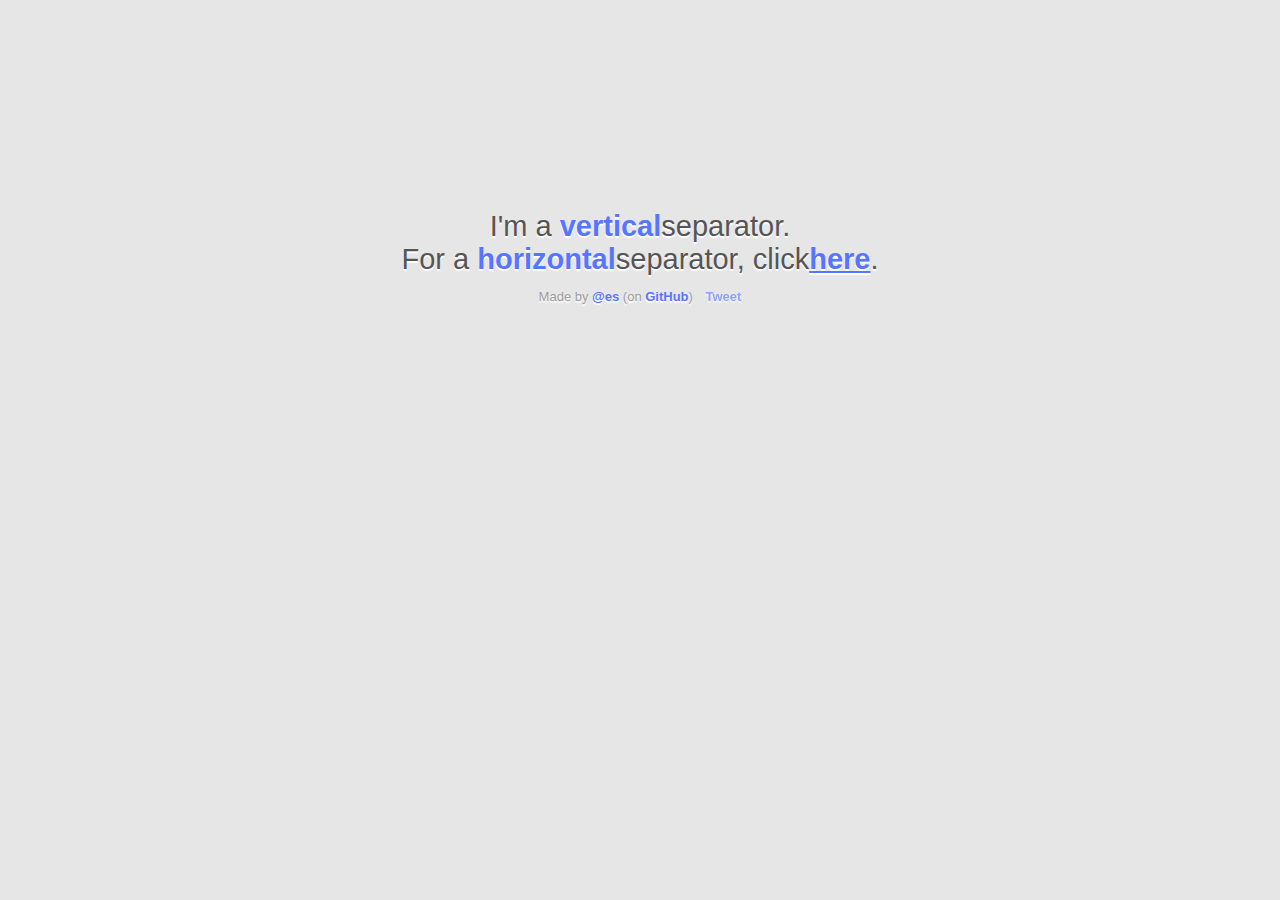
<file: Separator.html>
<!DOCTYPE html>
<html><head><meta http-equiv="Content-Type" content="text/html; charset=UTF-8">
  <title>Bookmarks Separator</title>
  <link rel="icon" href="icons/separator.png" type="image/png">
</head>
<style>
  html,
  body {
      width:100%;
      height:100%;
      margin:0px;
      padding:0px;
      font-family:Helvetica, Arial;
  }
  body {
      background:#e6e6e6;
  }
  #outer {
      position: absolute;
      top: 50%;
      left: 0px;
      width: 100%;
      height: 1px;
      overflow: visible;
  }
  #inner {
      width: 500px;
      height: 480px;
      margin-left: -250px;
      position: absolute;
      display:block;
      vertical-align:middle;
      font-size:29px;
      color:#555555;
      text-align:center;
      text-shadow:0px 2px 1px #fff;
      top: -240px;
      left: 50%;
  }
  #inner a.me,
  #inner a.me:active,
  #inner a.me:visited,
  #inner a.me:hover {
      display:inline-block;
      width:60px;
      height:28px;

      font-size: 0;
      text-shadow: none;
      color: #0089c9;

      background: url("me.png") no-repeat;
      background-size: 60px 28px;

      vertical-align:middle;
      text-decoration:none;
  }
  #inner b, #inner a {
      font-weight:bold;
      color:#5776ff;
  }
  p {
      color:#9e9e9e;
      font-size:13px;
  }
  p a {
    text-decoration:none;
  }
  .twitter-share-button {
      opacity:0.6;
      margin-left:9px;
  }
  .twitter-share-button:hover {
      opacity:1;
  }
</style>
<body>
<div id="outer">
  <div id="inner">
    <div id="alert-container"></div>
    I'm a <b>vertical</b>separator.<br>
    For a <b>horizontal</b>separator, click<a href="#">here</a>.
    <p>
      Made by <a href="https://twitter.com/" target="_blank">@es</a>
      (on <a href="https://github.com/" target="_blank">GitHub</a>)
      <a href="https://twitter.com/share" class="twitter-share-button" data-text="Do you want separators in your Chrome bookmarks? Check this out! #tweettip" data-count="horizontal" data-via="es" data-url="#" data-twitter-extracted-i161163695827060137="true">Tweet</a>
    </p>
  </div>
</div>
</body></html>
</file>
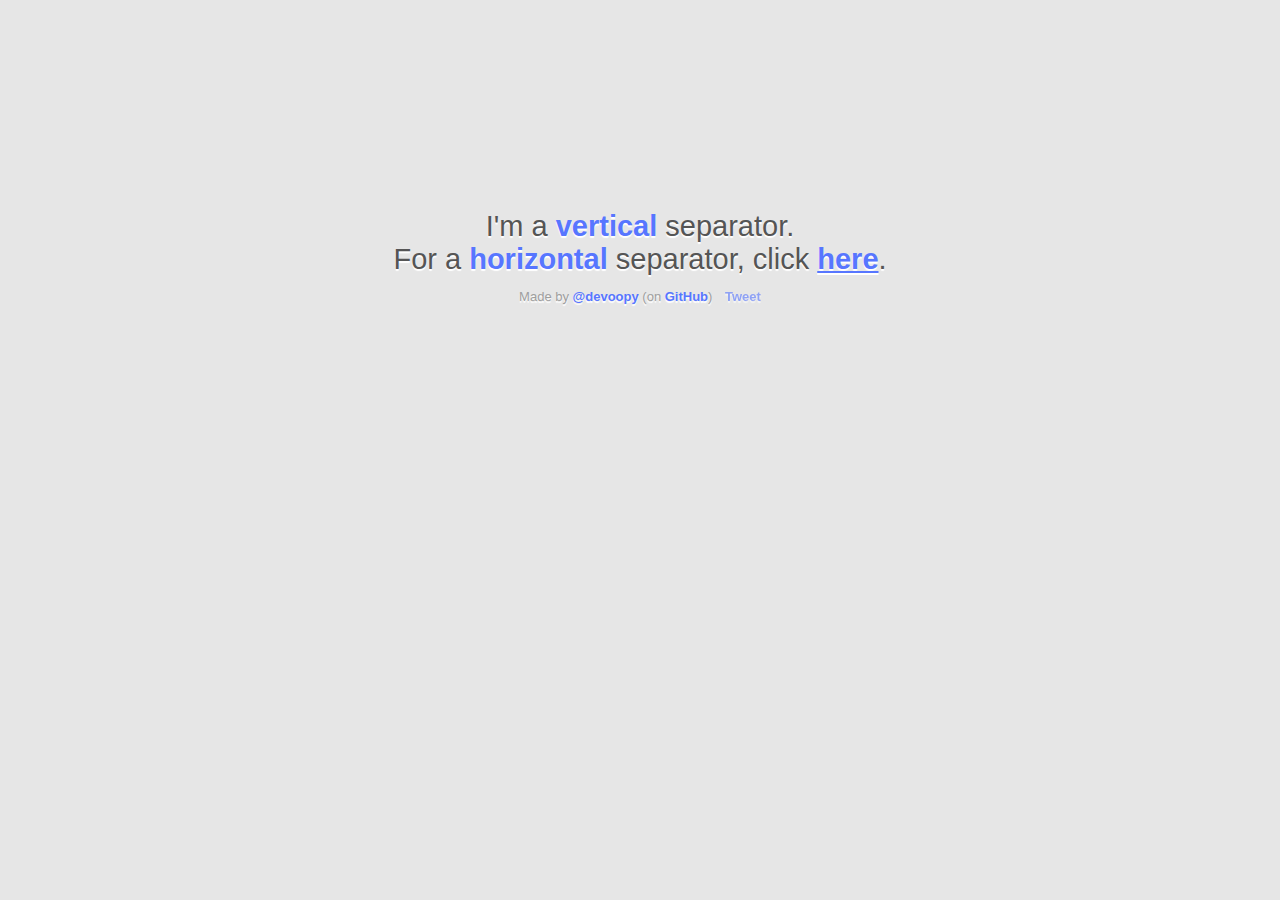
<file: separator.html>
<!DOCTYPE html>
<html><head><meta http-equiv="Content-Type" content="text/html; charset=UTF-8">
  <title>Bookmarks Separator</title>
  <link rel="icon" href="icons/separator.png" type="image/png">
</head>
<style>
  html,
  body {
      width:100%;
      height:100%;
      margin:0px;
      padding:0px;
      font-family:Helvetica, Arial;
  }
  body {
      background:#e6e6e6;
  }
  #outer {
      position: absolute;
      top: 50%;
      left: 0px;
      width: 100%;
      height: 1px;
      overflow: visible;
  }
  #inner {
      width: 500px;
      height: 480px;
      margin-left: -250px;
      position: absolute;
      display:block;
      vertical-align:middle;
      font-size:29px;
      color:#555555;
      text-align:center;
      text-shadow:0px 2px 1px #fff;
      top: -240px;
      left: 50%;
  }
  #inner a.me,
  #inner a.me:active,
  #inner a.me:visited,
  #inner a.me:hover {
      display:inline-block;
      width:60px;
      height:28px;

      font-size: 0;
      text-shadow: none;
      color: #0089c9;

      background: url("me.png") no-repeat;
      background-size: 60px 28px;

      vertical-align:middle;
      text-decoration:none;
  }
  #inner b, #inner a {
      font-weight:bold;
      color:#5776ff;
  }
  p {
      color:#9e9e9e;
      font-size:13px;
  }
  p a {
    text-decoration:none;
  }
  .twitter-share-button {
      opacity:0.6;
      margin-left:9px;
  }
  .twitter-share-button:hover {
      opacity:1;
  }
</style>
<body>
<div id="outer">
  <div id="inner">
    <div id="alert-container"></div>
    I'm a <b>vertical</b> separator.<br>
    For a <b>horizontal</b> separator, click <a href="#">here</a>.
    <p>
      Made by <a href="https://twitter.com/" target="_blank">@devoopy</a>
      (on <a href="https://github.com/" target="_blank">GitHub</a>)
      <a href="https://twitter.com/share" class="twitter-share-button" data-text="Do you want separators in your Chrome bookmarks? Check this out! #tweettip" data-count="horizontal" data-via="devoopy" data-url="#" data-twitter-extracted-i161163695827060137="true">Tweet</a>
    </p>
  </div>
</div>
</body></html>
</file>
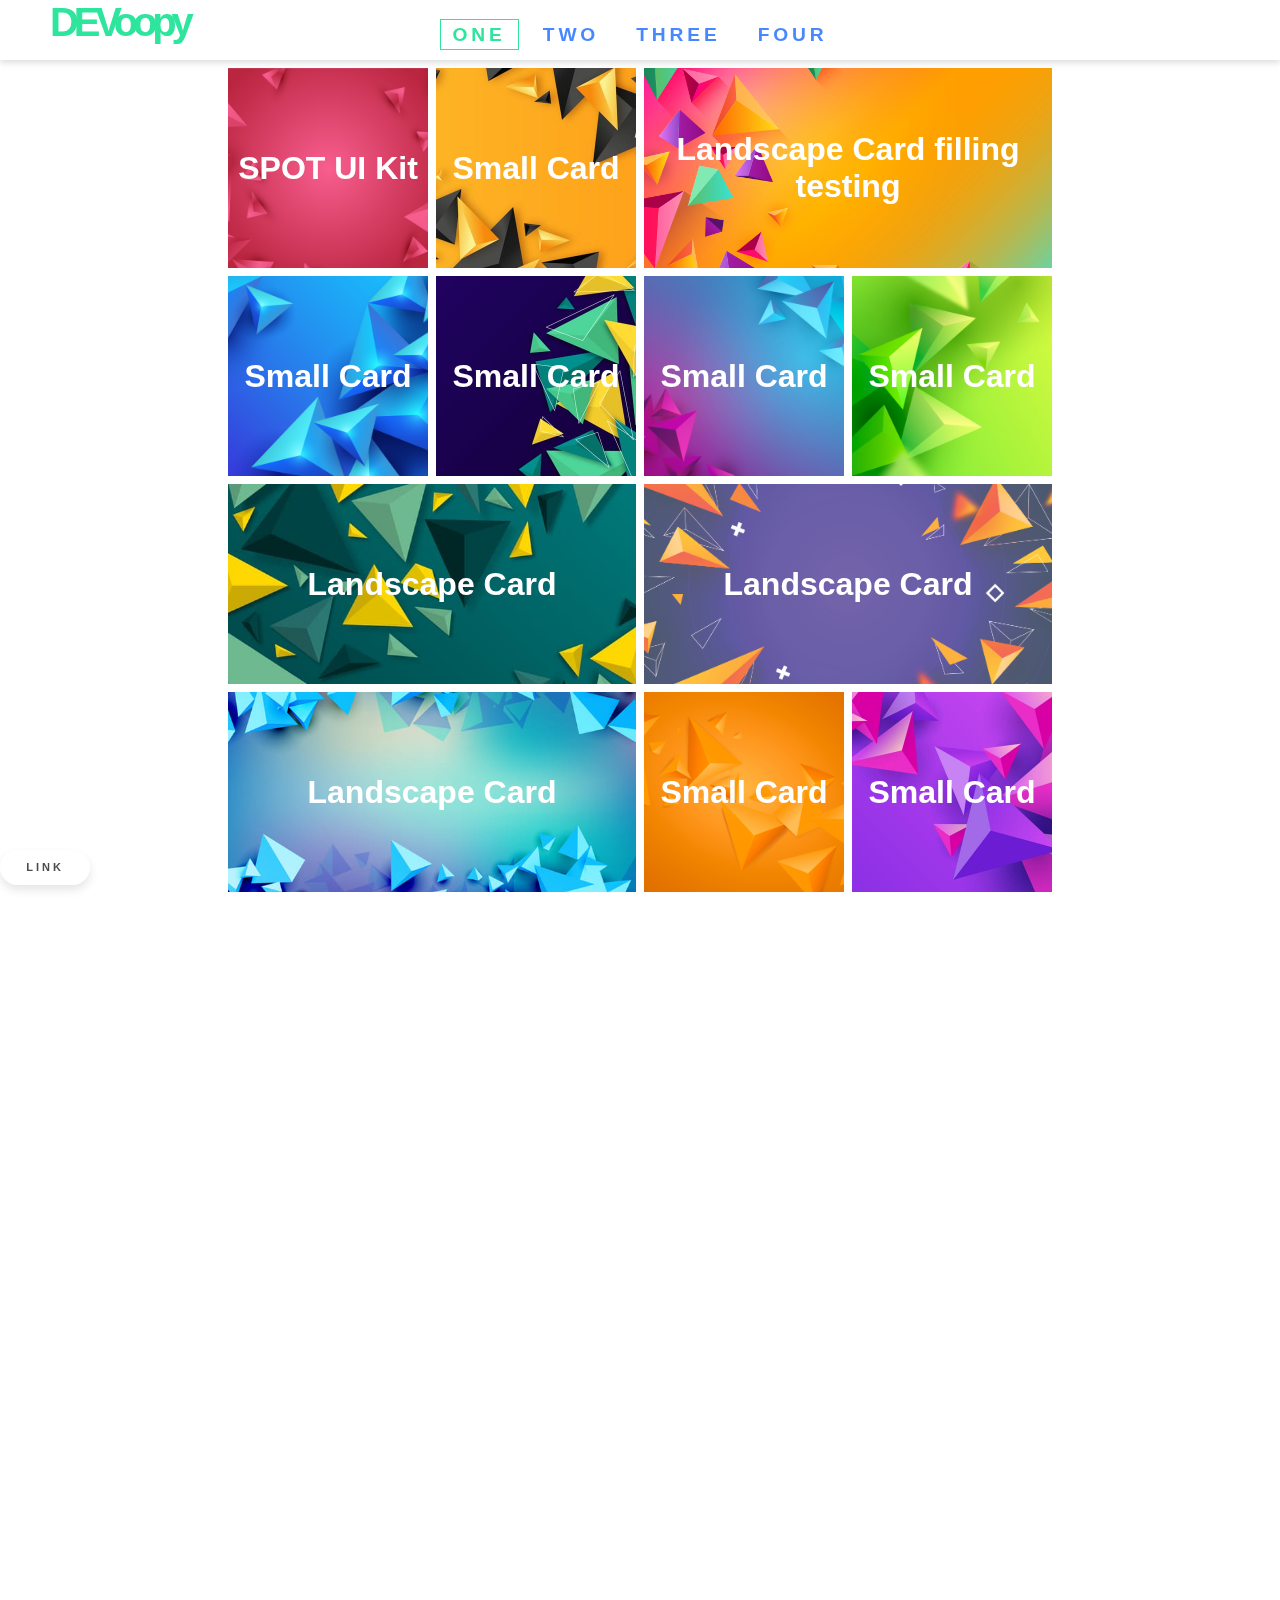
<file: ver1.html>
<!doctype html>
<html lang="en">
<head>
    <meta charset="UTF-8">
    <meta http-equiv="Content-Language" content="ru">
    <meta name="description" content="">
    <meta name="keywords" content="">
    <meta name="robots" content="nofollow">
    <meta name="viewport" content="width=device-width, initial-scale=1.0">
    <title>DEVoopy</title>
    <link rel="stylesheet" type="text/css" href="css/ver1.css">
    <link rel="shortcut icon" href="images/favicon.ico" type="image/x-icon">
</head>
<body>

  <nav class="nav">
    <div class="logo">DEVoopy</div>
    <div class="navbutton"><span></span></div>
    <ul>
      <li class="active"><a href="https://devoopy.github.io/">One</a></li>
      <li><a href="https://devoopy.github.io/">Two</a></li>
      <li><a href="https://devoopy.github.io/">Three</a></li>
      <li><a href="https://devoopy.github.io/">Four</a></li>
    </ul>
  </nav>

  <div class="main">
    <div class="content"> 
 <!-- Card max symbols (line/block): 34/272
     SCard max symbols (line/block): 16/48 --> 
     <div class="scard"> 
      <flip> 
        <front>
          <h6>SPOT UI Kit</h6>
          <img src="images/trigon-coral.jpg">
        </front> 
        <back>
          SPOT is a huge user interface design kit designed by Arun. <br> This kit contains hundreds of basic UI elements for website designing. 
          <a href="https://cssauthor.com/spot-ui-kit-psd/">подробнее</a>
        </back> 
      </flip> 
     </div> 
     <div class="scard"> 
      <flip> 
        <front>
          <h6>Small Card</h6>
          <img src="images/trigon-yellow-black.jpg">
        </front> 
        <back>
          The internal side of the small card with description.
        </back> 
      </flip> 
     </div> 
     <div class="card"> 
      <flip> 
        <front> 
          <h6>Landscape Сard filling testing</h6> 
          <img src="images/trigon-rainbow.jpg"> 
        </front> 
        <back>
          Lorem ipsum dolor sit amet, consectetur adipiscing elit. Vestibulum facilisis auctor aliquam. Sed condimentum orci ac est lacinia, non consectetur mi luctus. Nulla id nulla nisl. Sed dapibus tortor et tempus luctus. Ut vitae velit arcu. Vivamus tempus mauris lacinia bibendum varius.
          1234567890123456789012345678901234 
        </back> 
      </flip> 
     </div> 
     <div class="scard"> 
      <flip> 
        <front>
          <h6>Small Card</h6>
          <img src="images/trigon-blue.jpg">
        </front> 
        <back>
          The internal side of the small card with description.
        </back> 
      </flip> 
     </div> 
     <div class="scard"> 
      <flip> 
        <front> 
          <h6>Small Card</h6>
          <img src="images/trigon-dark-yellow-green.jpg"> 
        </front> 
        <back>
          The internal side of the small card with description.
        </back> 
      </flip> 
     </div> 
     <div class="scard">
      <flip> 
        <front> 
          <h6>Small Card</h6>
          <img src="images/trigon-gradient-sky-pink.jpg">
        </front> 
        <back>
          The internal side of the small card with description.
        </back> 
      </flip>
     </div> 
     <div class="scard">
      <flip> 
          <front> 
            <h6>Small Card</h6>
            <img src="images/trigon-lawngreen.jpg">
          </front> 
          <back>
            The internal side of the small card with description.
          </back> 
        </flip>
     </div> 
     <div class="card"> 
      <flip> 
        <front>
          <h6>Landscape Card</h6>
          <img src="images/trigon-yellow-green.jpg">
        </front> 
        <back>
          The internal side of the landscape card with description.
        </back> 
      </flip> 
     </div> 
     <div class="card">
      <flip> 
        <front> 
          <h6>Landscape Card</h6>
          <img src="images/trigon-blue-yellow.jpg">
        </front> 
        <back>
          The internal side of the landscape card with description.
        </back> 
      </flip>
     </div> 
     <div class="card">
      <flip> 
        <front>
        <h6>Landscape Card</h6>
          <img src="images/trigon-sky-blue.jpg">
        </front> 
        <back>
          The internal side of the landscape card with description.
        </back> 
      </flip>
     </div> 
     <div class="scard"> 
      <flip> 
        <front> 
          <h6>Small Card</h6>
          <img src="images/trigon-orange.jpg">
        </front> 
        <back>
          The internal side of the small card with description.
        </back> 
      </flip> 
     </div> 
     <div class="scard">
      <flip> 
        <front>
          <h6>Small Card</h6>
          <img src="images/trigon-purple-pink.jpg">
        </front> 
        <back>
          The internal side of the small card with description.
        </back> 
      </flip>
     </div> 
    </div> 
   </div>
   <a href="#" class="demo3">link</a>
   
 <script>
   document.querySelector('.navbutton').addEventListener('click', function(){
   document.querySelector('.navbutton span').classList.toggle('active');
   document.querySelector('.nav').classList.toggle("open");
   document.querySelector('.nav ul').classList.toggle("open");
   document.querySelector('.nav .active a').classList.toggle("open");
   })
 </script> 
  
 </body></html>
</file>
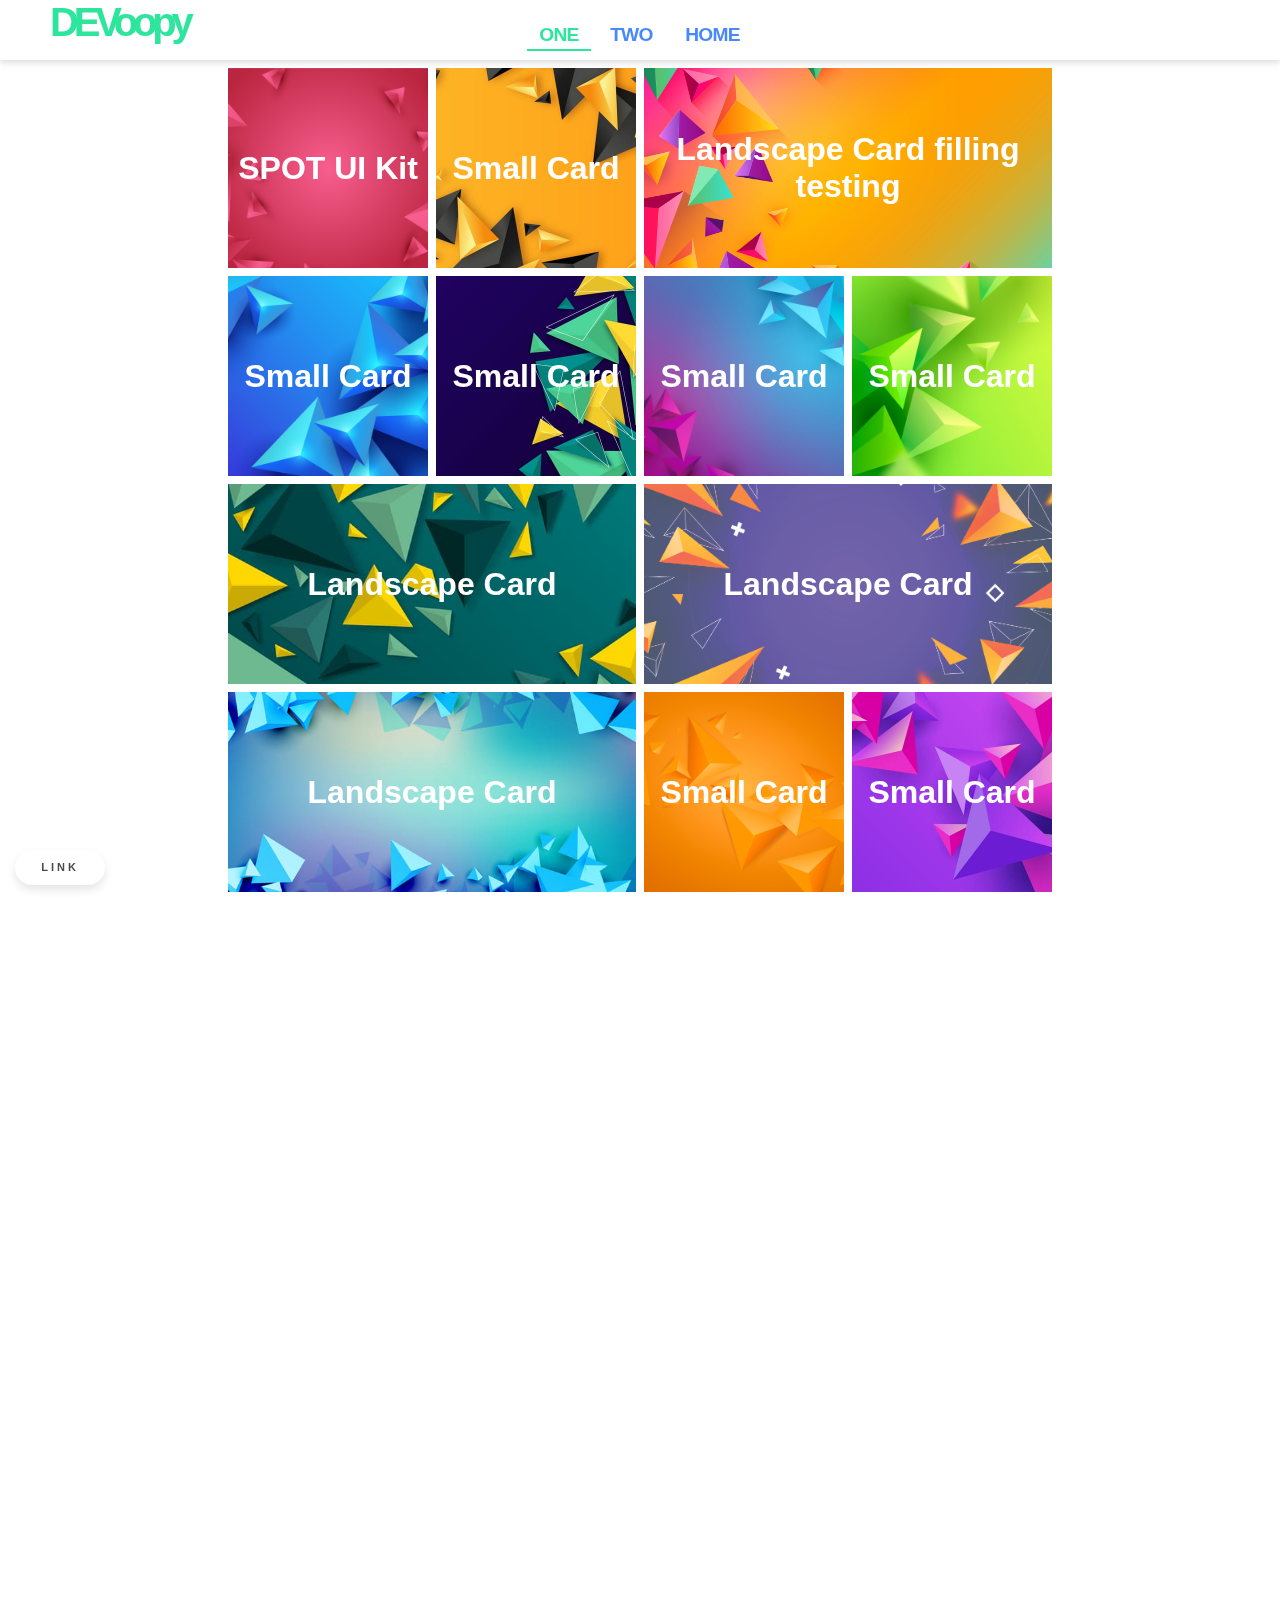
<file: ver2.html>
<!doctype html>
<html lang="en">
<head>
    <meta charset="UTF-8">
    <meta http-equiv="Content-Language" content="ru">
    <meta name="description" content="">
    <meta name="keywords" content="">
    <meta name="robots" content="nofollow">
    <meta name="viewport" content="width=device-width, initial-scale=1.0">
    <title>DEVoopy</title>
    <link rel="stylesheet" type="text/css" href="/css/ver2.css">
    <link rel="shortcut icon" href="/images/favicon.ico" type="image/x-icon">
</head>
<body>

  <nav class="nav">
    <div class="logo">DEVoopy</div>
    <div class="navbutton"><span></span></div>
    <ul>
      <li class="active"><a href="">One</a></li>
      <li><a href="">Two</a></li>
      <li><a href="https://devoopy.github.io/">Home</a></li>
    </ul>
  </nav>

  <div class="main">
    <div class="content"> 
 <!-- Card max symbols (line/block): 34/272
     SCard max symbols (line/block): 16/48 --> 
     <div class="scard"> 
      <flip> 
        <front>
          <h6>SPOT UI Kit</h6>
          <img src="images/trigon-coral.jpg">
        </front> 
        <back>
          SPOT is a huge user interface design kit designed by Arun. <br> This kit contains hundreds of basic UI elements for website designing. 
          <a href="https://cssauthor.com/spot-ui-kit-psd/">подробнее</a>
        </back> 
      </flip> 
     </div> 
     <div class="scard"> 
      <flip> 
        <front>
          <h6>Small Card</h6>
          <img src="images/trigon-yellow-black.jpg">
        </front> 
        <back>
          The internal side of the small card with description.
        </back> 
      </flip> 
     </div> 
     <div class="card"> 
      <flip> 
        <front> 
          <h6>Landscape Сard filling testing</h6> 
          <img src="images/trigon-rainbow.jpg"> 
        </front> 
        <back>
          Lorem ipsum dolor sit amet, consectetur adipiscing elit. Vestibulum facilisis auctor aliquam. Sed condimentum orci ac est lacinia, non consectetur mi luctus. Nulla id nulla nisl. Sed dapibus tortor et tempus luctus. Ut vitae velit arcu. Vivamus tempus mauris lacinia bibendum varius.
          1234567890123456789012345678901234 
        </back> 
      </flip> 
     </div> 
     <div class="scard"> 
      <flip> 
        <front>
          <h6>Small Card</h6>
          <img src="images/trigon-blue.jpg">
        </front> 
        <back>
          The internal side of the small card with description.
        </back> 
      </flip> 
     </div> 
     <div class="scard"> 
      <flip> 
        <front> 
          <h6>Small Card</h6>
          <img src="images/trigon-dark-yellow-green.jpg"> 
        </front> 
        <back>
          The internal side of the small card with description.
        </back> 
      </flip> 
     </div> 
     <div class="scard">
      <flip> 
        <front> 
          <h6>Small Card</h6>
          <img src="images/trigon-gradient-sky-pink.jpg">
        </front> 
        <back>
          The internal side of the small card with description.
        </back> 
      </flip>
     </div> 
     <div class="scard">
      <flip> 
          <front> 
            <h6>Small Card</h6>
            <img src="images/trigon-lawngreen.jpg">
          </front> 
          <back>
            The internal side of the small card with description.
          </back> 
        </flip>
     </div> 
     <div class="card"> 
      <flip> 
        <front>
          <h6>Landscape Card</h6>
          <img src="images/trigon-yellow-green.jpg">
        </front> 
        <back>
          The internal side of the landscape card with description.
        </back> 
      </flip> 
     </div> 
     <div class="card">
      <flip> 
        <front> 
          <h6>Landscape Card</h6>
          <img src="images/trigon-blue-yellow.jpg">
        </front> 
        <back>
          The internal side of the landscape card with description.
        </back> 
      </flip>
     </div> 
     <div class="card">
      <flip> 
        <front>
        <h6>Landscape Card</h6>
          <img src="images/trigon-sky-blue.jpg">
        </front> 
        <back>
          The internal side of the landscape card with description.
        </back> 
      </flip>
     </div> 
     <div class="scard"> 
      <flip> 
        <front> 
          <h6>Small Card</h6>
          <img src="images/trigon-orange.jpg">
        </front> 
        <back>
          The internal side of the small card with description.
        </back> 
      </flip> 
     </div> 
     <div class="scard">
      <flip> 
        <front>
          <h6>Small Card</h6>
          <img src="images/trigon-purple-pink.jpg">
        </front> 
        <back>
          The internal side of the small card with description.
        </back> 
      </flip>
     </div> 
    </div> 
   </div>
   <a href="#" class="demo3">link</a>
   
 <script>
   document.querySelector('.navbutton').addEventListener('click', function(){
   document.querySelector('.navbutton span').classList.toggle('active');
   document.querySelector('.nav').classList.toggle("open");
   document.querySelector('.nav ul').classList.toggle("open");
   document.querySelector('.nav .active a').classList.toggle("open");
   })
 </script> 
  
 </body></html>
</file>
<file: work/New-Providence-by-Craftowork/styles/style.css>
@import url('https://fonts.googleapis.com/css2?family=Lato&family=Varela+Round&display=swap');

* {
    box-sizing: border-box;
}

body {
    margin: 0;
    font-family: 'Lato', sans-serif;
}

h1, h2, h3, h4 {
    margin: 0;
    font-weight: normal;
}

.header {
    background: url(../images/banner_background.jpg) no-repeat 50% 50%;
    background-size: cover;
    display: flex;
    height: 1000px;
    flex-direction: column;
    align-items: center;
    overflow: hidden;
}

.header__menu {
    display: flex;
    padding: 44px 0;
    width: 100vw;
    max-width: 1170px;
    justify-content: space-between;
    align-items: center;
}

.header-menu__logo {
    color: black;
    text-decoration: none;
}

.header-menu__menu-1 {
    display: flex;
    align-items: center;
}

.header-menu__menu-2 {
    display: flex;
    align-items: center;
}

.header-menu__link {
    margin-right: 42px;
    color: black;
    font-size: 16px;
    line-height: 16px;
    font-weight: 600;
    text-decoration: none;
}

.header-menu__button {
    height: 12px;
    width: 20px;
    margin-right: 30px;
    padding: 0;
    border: none;
    background: transparent;
    cursor: pointer;
}

.header-menu__button-link {
    display: flex;
    width: 132px;
    height: 42px;
    margin-right: 2px;
    padding-left: 20px;
    color: white;
    font-size: 16px;
    line-height: 16px;
    text-decoration: none;
    border-radius: 21px;
    background: #267df4;
    align-items: center;
}

.header-menu__button-link > svg {
    width: 20px;
    margin-right: 10px;
    fill: white;
}

.header__text {
    padding-top: 74px;
    max-width: 780px;
    text-align: center;
}

.header__text h1 {
    margin-bottom: 40px;
    font-family: 'Varela Round', sans-serif;
    font-size: 62px;
    line-height: 72px;
}

.header__text h2 {
    margin-bottom: 62px;
    font-size: 20px;
    line-height: 28px;
    font-weight: 600;
}

.header__button {
    flex-shrink: 0;
    display: flex;
    justify-content: center;
    align-items: center;
    width: 205px;
    height: 50px;
    margin-bottom: 60px;
    font-size: 16px;
    line-height: 16px;
    border: 1px solid lightgray;
    border-radius: 25px;
    cursor: pointer;
}
.header__button > svg {
    width: 16px;
    margin-right: 16px;
}

.features {
    display: flex;
    padding: 122px 214px;
    height: 600px;
    justify-content: center;
}

.feature {
    width: 500px;
}

.feature:first-child {
    margin-right: 100px;
}

.feature__text h1 {
    margin-top: 45px;
    margin-bottom: 40px;
    font-size: 26px;
    line-height: 26px;
    font-weight: normal;
}

.feature__text h2 {
    font-size: 18px;
    line-height: 26px;
    font-weight: normal;
}

.iphone {
    display: flex;
    padding: 122px;
    height: 900px;
    justify-content: center;
    align-items: center;
    overflow: hidden;
}

.iphone-feature {
    margin: -36px 0 -80px 0;
    margin-left: -400px;
    margin-right: 100px;
}

.iphone__content {
    max-width: 470px;
}

.iphone-content__text h1 {
    margin-bottom: 65px;
    font-size: 42px;
    line-height: 42px;
}

.iphone-content__text h2 {
    margin-bottom: 80px;
    font-size: 20px;
    line-height: 28px;
}

.iphone-content__button {
    width: 202px;
    height: 42px;
    color: white;
    font-size: 16px;
    line-height: 16px;
    text-decoration: none;
    border: none;
    border-radius: 21px;
    background: #267df4;
    cursor: pointer;
}

.iphone-content__link {
    margin-left: 52px;
    color: black;
    font-size: 16px;
    line-height: 16px;
    font-weight: 600;
    text-decoration: none;
}

.map {
    display: flex;
    padding: 122px;
    height: 900px;
    justify-content: center;
    align-items: center;
    overflow: hidden;
}

.map__content {
    width: 500px;
}

.map-content__text {
    width: 50vw;
    max-width: 470px;
}

.map-content__text h1 {
    margin-bottom: 56px;
    font-size: 42px;
    line-height: 42px;
}

.map-content__text h2 {
    margin-bottom: 70px;
    font-size: 20px;
    line-height: 28px;
}

.map-content__text h3 {
    margin-bottom: 30px;
    font-size: 12px;
    line-height: 12px;
    font-weight: 600;
    text-transform: uppercase;
}

.map-content__partners a:first-child {
    margin-right: 30px;
}

.map-world {
    margin: 84px 0 84px 0;
    margin-left: 100px;
    margin-right: -400px;
}

.iphone-screens {
    display: flex;
    flex-direction: column;
    padding: 122px;
    height: 1200px;
    align-items: center;
    overflow: hidden;
}

.iphone-screens__text {
    display: flex;
    flex-direction: column;
    align-items: center;
}

.iphone-screens__text h1 {
    margin-bottom: 48px;
    font-size: 42px;
    line-height: 42px;
}

.iphone-screens__text h2 {
    margin-bottom: 46px;
    font-size: 12px;
    line-height: 22px;
    text-transform: uppercase;
}

.iphone-screens__text svg {
    margin-bottom: 34px;
}

.iphone-screens__screens {
    display: flex;
    align-items: center;
}

.iphone-screens__screens img {
    flex: 0;
    margin: 0 15px;
    box-shadow: 20px 10px 30px #00000020;
}

.iphone-screens__screens .main-img {
    box-shadow: none;
}

.ready {
    display: flex;
    flex-direction: column;
    padding: 122px;
    height: 550px;
    justify-content: center;
    align-items: center;
    text-align: center;
}

.ready__text > h4 {
    margin-bottom: 38px;
    font-size: 12px;
    line-height: 12px;
    text-transform: uppercase;
}

.ready__text > h1 {
    margin-bottom: 46px;
    font-family: 'Varela Round', sans-serif;
    font-size: 42px;
    line-height: 42px;
}

.ready__text > h3 {
    margin-bottom: 22px;
    font-size: 12px;
    line-height: 12px;
    text-transform: uppercase;
}

.ready__input {
    margin-bottom: 65px;
    width: 500px;
    height: 52px;
    padding: 3px;
    border: 1px solid #bbbbbb;
    border-radius: 26px;
}

.ready__input form {
    display: flex;
    height: 100%;
}

.ready__input input {
    flex: 1;
    margin-right: 4px;
    padding: 0 22px;
    font-size: 16px;
    line-height: 16px;
    border: none;
    border-radius: 25px;
}

.ready__input input:focus {
    outline: none;
    box-shadow: 0 0 0 2px black;
}

.ready__input button {
    width: 164px;
    color: white;
    font-size: 16px;
    line-height: 16px;
    border: none;
    border-radius: 25px;
    background: #6fc754;
    cursor: pointer;
}

.ready__button {
    padding: 0 30px;
    width: 210px;
    height: 60px;
    color: white;
    border: none;
    border-radius: 30px;
    background: black;
    cursor: pointer;
}

.appstore-button__content {
    display: flex;
    align-items: center;
    text-align: left;
}
.appstore-button__content h2 {
    font-size: 12px;
    line-height: 16px;
}

.appstore-button__content h1 {
    font-size: 22px;
    line-height: 26px;
}

.appstore-button__content span::before {
    content: url(../images/apple-logo.png);
    margin-right: 20px;
}

.customers {
    display: flex;
    flex-direction: column;
    padding: 122px;
    height: 750px;
    justify-content: center;
    align-items: center;
    text-align: center;
}

.customers__row {
    display: flex;
    padding: 0 10px;
    max-width: 1170px;
    width: 100%;
    height: 205px;
}

.customers-row__arrow-left,
.customers-row__arrow-right {
    margin-bottom: 75px;
    border: none;
    background: transparent;
    cursor: pointer;
}

.customers-row__arrow-left::before {
    content: url(../images/arrow-left.png);
}

.customers-row__arrow-right::before {
    content: url(../images/arrow-right.png);
}

.customers-row__userpics {
    flex: 1;
    overflow: hidden;
}

.customers-row__userpic {
    opacity: 0.4;
    border-radius: 50%;
    cursor: pointer;
}

.customers-row__userpic--active {
    margin: 0 130px;
    border-radius: 50%;
    box-shadow: 15px 35px 50px 0 #00000040;
}

.customers__feedback {
    max-width: 570px;
}

.customers__feedback h1 {
    margin-bottom: 46px;
    font-size: 32px;
    line-height: 32px;
}

.customers__feedback h2 {
    margin-bottom: 35px;
    font-size: 20px;
    line-height: 28px;
}

.customers__feedback h3 {
    margin-top: 70px;
    font-size: 12px;
    line-height: 12px;
    font-weight: 600;
    text-transform: uppercase;
}

.customers-feedback__stars img {
    padding: 0 5px;
}

.plan {
    display: flex;
    padding: 122px;
    height: 900px;
    justify-content: center;
    align-items: center;
    overflow: hidden;
}

.plan__text {
    max-width: 500px;
    margin-right: 130px;
}

.plan__text h1 {
    margin-bottom: 68px;
    font-family: 'Varela Round', sans-serif;
    font-size: 42px;
    line-height: 52px;
}

.plan__text h3 {
    margin-bottom: 20px;
    font-size: 12px;
    line-height: 12px;
    font-weight: 600;
    text-transform: uppercase;
}

.plan__text h2 {
    margin-bottom: 46px;
    max-width: 370px;
    font-size: 20px;
    line-height: 28px;
}

.plan__text h4 {
    font-size: 14px;
    line-height: 14px;
}

.plan__text a {
    color: #267df4;
}

.plan__selector {
    display: flex;
    margin-bottom: 70px;
    width: 258px;
    height: 50px;
    padding: 3px;
    border: 1px solid #bbbbbb;
    border-radius: 25px;
    align-items: center;
}

.plan__selector input[type="radio"] {
    display: none;
}

.plan__selector label {
    flex: 1;
    display: flex;
    height: 100%;
    font-size: 16px;
    line-height: 16px;
    border-radius: 25px;
    background: transparent;
    justify-content: center;
    align-items: center;
    cursor: pointer;
}

.plan__selector input:checked + label {
    color: black;
    box-shadow: 0 5px 20px 0 rgba(0, 0, 0, 0.15),
    0 30px 50px 0 rgba(0, 0, 0, 0.28);
}

.plan__cards {
    display: flex;
    align-items: center;
    text-align: center;
}

.plan__cards h1 {
    margin-bottom: 24px;
    font-size: 32px;
    line-height: 32px;
}

.plan__cards h3 {
    display: flex;
    margin-bottom: 46px;
    width: 63px;
    height: 28px;
    font-size: 11px;
    line-height: 11px;
    font-weight: 600;
    text-transform: uppercase;
    border: 1px solid #bbbbbb;
    border-radius: 25px;
    justify-content: center;
    align-items: center;
}

.plan__cards h2 {
    margin-bottom: 46px;
    font-size: 20px;
    line-height: 28px;
}

.plan__cards h4 {
    margin-bottom: 24px;
    font-size: 16px;
    line-height: 16px;
}

.plan__cards h4::before {
    content: url(../images/on-icon.png);
    margin-right: 10px;
}

.plan-cards__card-1,
.plan-cards__card-2 {
    display: flex;
    flex-direction: column;
    align-items: center;
}

.plan-cards__card-1 {
    position: relative;
    padding: 60px 0;
    width: 340px;
    height: 550px;
    border-radius: 10px;
    box-shadow: 0 30px 50px 0 rgba(0, 0, 0, 0.2);
    background: white;
    z-index: 1;
}

.plan-cards__card-2 {
    position: relative;
    padding: 40px 0;
    left: -10px;
    width: 340px;
    height: 510px;
    border-radius: 10px;
    background: #ebebed;
}

.plan-card-1__button,
.plan-card-2__button {
    position: absolute;
    height: 42px;
    font-size: 16px;
    line-height: 16px;
    border: 1px solid #267df4;
    border-radius: 21px;
    cursor: pointer;
}
.plan-card-1__button {
    bottom: 70px;
    width: 212px;
    color: white;
    background: #267df4;
}

.plan-card-2__button {
    bottom: 50px;
    width: 202px;
    color: #267df4;
    background: white;
}

.subscribe {
    display: flex;
    flex-direction: column;
    height: 350px;
    justify-content: center;
    align-items: center;
}

.subscribe h1 {
    margin-bottom: 50px;
    font-family: 'Varela Round', sans-serif;
    font-size: 42px;
    line-height: 42px;
}

.subscribe h2 {
    font-size: 14px;
    line-height: 14px;
}

.subscribe__input {
    margin-bottom: 28px;
    width: 500px;
    height: 52px;
    padding: 3px;
    border: 1px solid #bbbbbb;
    border-radius: 26px;
}

.subscribe__input form {
    display: flex;
    height: 100%;
}

.subscribe__input input {
    flex: 1;
    margin-right: 4px;
    padding: 0 22px;
    font-size: 16px;
    line-height: 16px;
    border: none;
    border-radius: 25px;
}

.subscribe__input input:focus {
    outline: none;
    box-shadow: 0 0 0 2px black;
}

.subscribe__input button {
    width: 164px;
    color: white;
    font-size: 16px;
    line-height: 16px;
    border: none;
    border-radius: 25px;
    background: #6fc754;
    cursor: pointer;
}

.footer {
    display: flex;
    position: relative;
    padding: 90px 122px;
    height: 550px;
    justify-content: center;
    flex-wrap: wrap;
}

.footer__socials {
    flex-shrink: 0;
    margin-right: 330px;
    margin-bottom: 75px;
    width: 270px;
}

.footer__socials h2 {
    margin-top: 26px;
    margin-bottom: 32px;
    font-size: 14px;
    line-height: 24px;
}

.footer-socials__row {
    margin-top: 40px;
}

.footer-socials__row a {
    margin-right: 24px;
}

.footer__menu {
    display: flex;
    max-width: 500px;
    width: 100%;
    justify-content: space-between;
}

.footer-menu__column {
    display: flex;
    flex-direction: column;
    flex-shrink: 0;
}

.footer-menu__column h3 {
    margin-bottom: 4px;
    font-size: 12px;
    line-height: 12px;
    font-weight: 600;
    text-transform: uppercase;
}

.footer-menu__column a {
    margin-top: 22px;
    color: #aaaaaa;
    font-size: 16px;
    line-height: 16px;
    text-decoration: none;
}

.footer__copyrights {
    display: flex;
    margin-top: 75px;
    padding: 0 122px;
    width: 100%;
    bottom: 0;
    justify-content: space-between;
    align-items: center;
}

.footer__copyrights h2 {
    font-size: 14px;
    line-height: 14px;
}

.footer__copyrights a {
    color: #267df4;
}

.footer-copyrights__made {
    display: flex;
    align-items: center;
    font-size: 9px;
    line-height: 9px;
    font-weight: 600;
    text-transform: uppercase;
}

.footer-copyrights__made img{
    margin-left: 10px;
}

.gray { color: #aaaaaa; }
</file>
<file: css/flip.css>
@import url('https://fonts.googleapis.com/css2?family=Montserrat:wght@100;300;500;600;900&display=swap');
body {
  margin: 0;
}
.main {
  display: flex;
  width: 100%;
  height: 200vh;
  background: White;
  text-align: center;
  justify-content: center;
}

/* Nav */
.navbutton {
  display: none;
}
.nav {
  background: #ffffffe9;
  font: 800 1.2em sans-serif;
  letter-spacing: 0.2em;
  text-transform: uppercase;
  position: fixed;
  top: 0;
  left: 0;
  width: 100%;
  height: 60px;
  margin: 0;
  z-index: 10;
  box-shadow: 0 3px 6px #00000021;
}
.nav ul {
  padding: 0;
  text-align: center;
}
.nav li {
  display: inline-block;
  margin: 0 1px;
  padding: 0;
  list-style: none;
}
.nav a {
  display: block;
  padding: 5px 12px;
  text-decoration: none;
  color: #4888ff;
  line-height: 100%;
  border: solid 1px transparent;
}
.nav a:hover {
  border: 1px solid #2EE59D;
}
.nav .active a {
  color: #2EE59D;
  border: 1px solid #2EE59D;  
}

/* Mobile Adaptation */
@media screen and (max-width: 600px) {
.nav {
  display: flex;
  margin: 0;
  top: 0;
  height: 145px;
  overflow: hidden;
  transition: .4s;
}
.nav ul {
  top: 0;
  height: 0;
  margin-top: 200px;
  text-align: left;
  transition: .3s .1s;
}
.nav li {
  display: block;
  margin: 40px 0;
  padding: 0;
}
.nav a {
  padding: 10px 5px 10px 20px;
  -webkit-tap-highlight-color: transparent;
  border: 3px solid transparent;
}
.nav a:hover {
  border: 3px solid #2EE59D;
  transition: .3s ;
}
.nav .active a {
  border: none;
  transition: .3s .3s;
}
.nav.open {
  height: 100vh;
}
.nav ul.open {
  height: 100%;
  margin-left: 150px;
}
.nav .active a.open {
  border: 3px solid #2EE59D;
}
/* Button */
.navbutton {
  display: block;
  position: absolute;
  cursor: pointer;
  -webkit-tap-highlight-color: transparent;
  width: 100px;
  height: 75px;
  right: 30px;
  top: 35px;
}
.navbutton span, 
.navbutton span::after, 
.navbutton span::before {
  background: #111;
  display: block;
  position: absolute;
  width: 100%;
  height: 15px;
  top: 30px;
  transition: .3s;
}
.navbutton span::after {
  content: "";
  top: -30px;
}
.navbutton span::before {
  content: "";
  top: 30px;
}
.navbutton span.active {
  background: #fff;
} 
.navbutton span.active::after {
  content: "";
  top: 0;
  transform: rotate(45deg);
} 
.navbutton span.active::before {
  content: "";
  top: 0;
  transform: rotate(-45deg);
}
} /* END Mobile Adaptation */



/* Content */
.content {
  position: relative;
  top: 60px;
  padding: 6px;
  width:  960px;
  height: 100%;
  text-align: center;
}
.card {
  display: inline-block;
  width: 408px;
  height: 200px;
  margin: 2px;
}
.scard {
  display: inline-block;
  width: 200px;
  height: 200px;
  margin: 2px;
}

/* Flip */
flip {
  display: block;
  width: 100%;
  height: 100%;
  perspective: 2500px;
}
front, back {
  color: white;
  font: 300 1em sans-serif;
  background-color: Wheat;
  display: flex;
  backface-visibility: hidden;
  position: absolute;
  width: 100%;
  height: 100%;
  left: 0;
  top: 0;
  align-items: center;
  justify-content: center;
  backface-visibility: hidden;
  overflow: hidden;
  transition: 1s;
}
back {
  color: #4888ff;
  background-image: url(/images/card-background-blue.jpg);
  background-size: cover;
  transform: rotateX(180deg);
}
flip:hover front {
  transform: rotateX(180deg);
} 
flip:hover back {
  transform: rotateX(360deg);
}
.card img {
  width: 100%;
  height: auto;
}
.scard img {
  width: auto;
  height: 100%;
}
front h6 {
  position: absolute;
  margin: auto;
  font: 600 2em sans-serif;
}
back a {
  color: #377dff;
  font: 600 0.8em sans-serif;
  letter-spacing: 0.1em;
  border: 1px solid #377dff;
  background: #ffffff21;
  bottom: 15px;
  padding: 7px 7px 5px 7px;
  display: inline-block;
  position: absolute;
  width: auto;
  margin: auto;
  outline: none;
  text-decoration: none;
  text-transform: uppercase;
  text-align: center;
  transition: .3s;
}
back a:hover {
  background: #ffffff61;
  box-shadow: 0 5px 10px #00000031;
  transform: translateY(-2px);
}



/* кнопка на фронте */ .demo3 {
  position: absolute;
  bottom: 15px;
  text-decoration: none;
  outline: none;
  display: inline-block;
  width: 90px;
  height: 35px;
  line-height: 35px;
  border-radius: 35px;
  margin: auto;
  font-family: sans-serif;
  font-size: 11px;
  text-transform: uppercase;
  text-align: center;
  letter-spacing: 3px;
  font-weight: 600;
  color: #4b4b4b;
  background: white;
  box-shadow: 0 5px 10px rgba(0,0,0,.1);
  transition: .3s;
}
.demo3:hover {
  background: #2EE59D;
  box-shadow: 0 10px 15px rgba(46,229,157,.4);
  color: white;
  transform: translateY(-5px);
} /* кнопка на фронте */
</file>
<file: css/ver1.css>
@import url('https://fonts.googleapis.com/css2?family=Montserrat:wght@100;300;500;600;900&display=swap');
body {
  margin: 0;
}
.main {
  display: flex;
  width: 100%;
  height: 200vh;
  background: White;
  text-align: center;
  justify-content: center;
}

/* Nav */
.navbutton {
  display: none;
}
.logo {
  position: absolute;
  color: #2EE59D;
  font: 800 40px sans-serif;
  letter-spacing: -0.13em;
  text-transform: none;
  left: 50px;
}
.nav {
  background: #ffffffe9;
  position: fixed;
  top: 0;
  left: 0;
  width: 100%;
  height: 60px;
  margin: 0;
  z-index: 10;
  box-shadow: 0 3px 6px #00000021;
}
.nav ul {
  font: 800 1.2em sans-serif;
  letter-spacing: 0.2em;
  text-transform: uppercase;
  padding: 0;
  text-align: center;
}
.nav li {
  display: inline-block;
  margin: 0 1px;
  padding: 0;
  list-style: none;
}
.nav a {
  display: block;
  padding: 5px 12px;
  text-decoration: none;
  color: #4888ff;
  line-height: 100%;
  border: solid 1px transparent;
}
.nav a:hover {
  border: 1px solid #2EE59D;
}
.nav .active a {
  color: #2EE59D;
  border: 1px solid #2EE59D;  
}

/* NAV Mobile Adaptation */
@media screen and (max-width: 600px) {
.logo {
  font: 800 50px sans-serif;
  letter-spacing: -0.1em;
  top: 10px;
  left: 20px;
}
.nav {
  display: flex;
  margin: 0;
  top: 0;
  width: 100vw;
  height: 80px;
  overflow: hidden;
  transition: .4s;
}
.nav ul {
  font: 800 2em sans-serif;
  position: absolute;
  height: 0;
  margin-top: 100px;
  margin-left: 5px;
  text-align: left;
  transition: .3s .1s;
}
.nav li {
  display: block;
  margin: 20px 0;
  padding: 0;
}
.nav a {
  padding: 5px 5px 4px 10px;
  -webkit-tap-highlight-color: transparent;
  border: 2px solid transparent;
}
.nav a:hover {
  border: 2px solid #2EE59D;
}
.nav .active a {
  border: none;
  transition: .3s .3s;
}
.nav.open {
  height: 100vh;
  background: #fff;
}
.nav ul.open {
  height: 100%;
  margin-left: 50px;
}
.nav .active a.open {
  border: 2px solid #2EE59D;
}
/* Button */
.navbutton {
  display: block;
  position: absolute;
  cursor: pointer;
  -webkit-tap-highlight-color: transparent;
  width: 50px;
  height: 50px;
  right: 20px;
  top: 20px;
}
.navbutton span, 
.navbutton span::after, 
.navbutton span::before {
  background: #2EE59D;
  display: block;
  position: absolute;
  width: 100%;
  height: 8px;
  top: 16px;
  transition: .3s;
}
.navbutton span::after {
  content: "";
  top: -16px;
}
.navbutton span::before {
  content: "";
  top: 16px;
}
.navbutton span.active {
  background: transparent;
} 
.navbutton span.active::after {
  content: "";
  top: 0;
  transform: rotate(45deg);
} 
.navbutton span.active::before {
  content: "";
  top: 0;
  transform: rotate(-45deg);
}
} /* END NAV Mobile Adaptation */


/* Content */
.content {
  position: relative;
  top: 60px;
  padding: 6px;
  width:  960px;
  height: 100%;
  text-align: center;
}
.card {
  display: inline-block;
  width: 408px;
  height: 200px;
  margin: 2px;
}
.scard {
  display: inline-block;
  width: 200px;
  height: 200px;
  margin: 2px;
}

/* Content Mobile Adaptation */
@media screen and (max-width: 600px) {
.content {
  position: relative;
  top: 80px;
  padding: 6px;
  width: 400px;
  height: 100%;
  text-align: center;
}
.card {
  width: 306px;
  height: 150px;
  margin: 2px;
}
.scard {
  width: 150px;
  height: 150px;
  margin: 2px;
}
} /* END Content Mobile Adaptation */


/* Flip */
flip {
  display: block;
  width: 100%;
  height: 100%;
  perspective: 1000px;
}
front, back {
  color: white;
  font: 300 1em sans-serif;
  background-color: Wheat;
  display: flex;
  backface-visibility: hidden;
  position: absolute;
  width: 100%;
  height: 100%;
  left: 0;
  top: 0;
  align-items: center;
  justify-content: center;
  backface-visibility: hidden;
  overflow: hidden;
  transition: 1s;
}
back {
  color: #4888ff;
  background-image: url(/images/card-background-blue.jpg);
  background-size: cover;
  box-sizing: border-box; 
  padding: 5%;
  transform: rotateX(180deg);
}
flip:hover front {
  transform: rotateX(180deg);
} 
flip:hover back {
  transform: rotateX(360deg);
}
.card img {
  width: 100%;
  height: auto;
}
.scard img {
  width: auto;
  height: 100%;
}
front h6 {
  position: absolute;
  margin: auto;
  font: 600 2em sans-serif;
}
back a {
  color: #377dff;
  font: 600 0.8em sans-serif;
  letter-spacing: 0.1em;
  border: 1px solid #377dff;
  background: #ffffff21;
  bottom: 15px;
  padding: 7px 7px 5px 7px;
  display: inline-block;
  position: absolute;
  width: auto;
  margin: auto;
  outline: none;
  text-decoration: none;
  text-transform: uppercase;
  text-align: center;
  transition: .3s;
}
back a:hover {
  background: #ffffff61;
  box-shadow: 0 5px 10px #00000031;
  transform: translateY(-2px);
}



/* кнопка */ .demo3 {
  position: fixed;
  bottom: 15px;
  text-decoration: none;
  outline: none;
  display: inline-block;
  width: 90px;
  height: 35px;
  line-height: 35px;
  border-radius: 35px;
  margin: auto;
  font-family: sans-serif;
  font-size: 11px;
  text-transform: uppercase;
  text-align: center;
  letter-spacing: 3px;
  font-weight: 600;
  color: #4b4b4b;
  background: white;
  box-shadow: 0 5px 10px rgba(0,0,0,.1);
  transition: .3s;
}
.demo3:hover {
  background: #2EE59D;
  box-shadow: 0 10px 15px rgba(46,229,157,.4);
  color: white;
  transform: translateY(-5px);
} /* кнопка */
</file>
<file: css/ver2.css>
@import url('https://fonts.googleapis.com/css2?family=Montserrat:wght@100;300;500;600;900&display=swap');
body {
  margin: 0;
}
.main {
  display: flex;
  width: 100%;
  height: 200vh;
  background: White;
  text-align: center;
  justify-content: center;
}

/* Nav */
.navbutton {
  display: none;
}
.logo {
  position: absolute;
  color: #2EE59D;
  font: 800 40px sans-serif;
  letter-spacing: -0.13em;
  text-transform: none;
  left: 50px;
}
.logo a {
  text-decoration: none;
  color: inherit;
}
.nav {
  background: #ffffffe9;
  position: fixed;
  top: 0;
  left: 0;
  width: 100%;
  height: 60px;
  margin: 0;
  z-index: 10;
  box-shadow: 0 3px 6px #00000021;
}
.nav ul {
  font: 800 1.2em sans-serif;
  letter-spacing: -0.04em;
  text-transform: uppercase;
  padding: 0;
  text-align: center;
}
.nav li {
  display: inline-block;
  margin: 0 1px;
  padding: 0;
  list-style: none;
}
.nav li > a {
  display: block;
  padding: 5px 12px;
  text-decoration: none;
  color: #4888ff;
  line-height: 100%;
  border: solid 1px transparent;
}
.nav li > a:hover {
  opacity: 0.9;
  border: 0px solid #4888ff;
  border-bottom-width: 2px;
}
.nav .active a {
  color: #2EE59D;
  border: 0px solid #2EE59D;
  border-bottom-width: 2px;
}

/* NAV Mobile Adaptation */
@media screen and (max-width: 600px) {
.logo {
  font: 800 50px sans-serif;
  letter-spacing: -0.1em;
  top: 10px;
  left: 20px;
}
.nav {
  display: flex;
  margin: 0;
  top: 0;
  width: 100vw;
  height: 80px;
  overflow: hidden;
}
nav::after { /* test */
  content: "";
  position: absolute;
  width: 0;
  height: 0;
  top: 20px;
  right: 20px;
  transition: .3s;
}
.nav ul {
  font: 800 2em sans-serif;
  position: absolute;
  height: 0;
  right: 0;
  margin-top: 100px;
  transition: .3s .1s;
}
.nav li {
  display: block;
  margin: 20px 0;
  padding: 0;
}
.nav li > a {
  margin: 5px;
  padding: 5px 10px;
  float: right;
  -webkit-tap-highlight-color: transparent;
}
.nav li > a:hover {
  opacity: 0.5;
  border: 0px solid #4888ff;
  border-right-width: 3px;
}
.nav .active a {
  border-width: 0;
  transition: .3s .3s;
}
.nav.open {
  background: transparent;
  height: 100vh;
}
nav.open::before { /* test */
  content: "";
  background: #fff;
  position: absolute;
  width: 100vw;
  height: 80px;
  z-index: -1;
  box-shadow: inherit;
}
nav.open::after { /* test */
  background: #12316b;
  opacity: 0.9;
  content: "";
  display: block;
  position: absolute;
  width: 110vw;
  height: 110vw;
  top: -15vw;
  right: -20vw;
  border-radius: 90vw;
  z-index: -1;
}
.nav ul.open {
  height: 100%;
  right: 10vw;
  z-index: 2;
}
.nav .active a.open {
  border-right-width: 3px;
}
/* Button */
.navbutton {
  display: block;
  position: absolute;
  cursor: pointer;
  -webkit-tap-highlight-color: transparent;
  width: 50px;
  height: 50px;
  right: 20px;
  top: 20px;
}
.navbutton span, 
.navbutton span::after, 
.navbutton span::before {
  background: #2EE59D;
  display: block;
  position: absolute;
  width: 100%;
  height: 8px;
  top: 16px;
  transition: .3s;
}
.navbutton span::after {
  content: "";
  top: -16px;
}
.navbutton span::before {
  content: "";
  top: 16px;
}
.navbutton span.active {
  background: transparent;
} 
.navbutton span.active::after {
  content: "";
  top: 0;
  transform: rotate(45deg);
} 
.navbutton span.active::before {
  content: "";
  top: 0;
  transform: rotate(-45deg);
}
} /* END NAV Mobile Adaptation */


/* Content */
.content {
  position: relative;
  width:  960px;
  height: 100%;
  top: 60px;
  padding: 6px;
  text-align: center;
}
.card {
  display: inline-block;
  width: 408px;
  height: 200px;
  margin: 2px;
}
.scard {
  display: inline-block;
  width: 200px;
  height: 200px;
  margin: 2px;
}

/* Content Mobile Adaptation */
@media screen and (max-width: 600px) {
.content {
  position: relative;
  width: 400px;
  top: 80px;
  padding: 6px;
}
.card {
  width: 308px;
  height: 150px;
  margin: 2px;
}
.scard {
  width: 150px;
  height: 150px;
  margin: 2px;
}
} /* END Content Mobile Adaptation */


/* Flip */
flip {
  display: block;
  width: 100%;
  height: 100%;
  perspective: 1000px;
}
front,
back {
  color: white;
  font: 300 1em sans-serif;
  background-color: Wheat;
  display: flex;
  backface-visibility: hidden;
  position: absolute;
  width: 100%;
  height: 100%;
  left: 0;
  top: 0;
  align-items: center;
  justify-content: center;
  backface-visibility: hidden;
  overflow: hidden;
  transition: 1s;
}
back {
  color: #4888ff;
  background-image: url(/images/card-background-blue.jpg);
  background-size: cover;
  box-sizing: border-box;
  padding: 5%;
  transform: rotateX(180deg);
}
flip:hover front {
  transform: rotateX(180deg);
} 
flip:hover back {
  transform: rotateX(360deg);
}
.card img {
  width: 100%;
  height: auto;
}
.scard img {
  width: auto;
  height: 100%;
}
front h6 {
  position: absolute;
  margin: auto;
  font: 600 2em sans-serif;
}
back a {
  color: #377dff;
  font: 600 0.8em sans-serif;
  letter-spacing: 0.1em;
  border: 1px solid #377dff;
  background: #ffffff21;
  bottom: 15px;
  padding: 7px 7px 5px 7px;
  display: inline-block;
  position: absolute;
  width: auto;
  margin: auto;
  outline: none;
  text-decoration: none;
  text-transform: uppercase;
  text-align: center;
  transition: .3s;
}
back a:hover {
  background: #ffffff61;
  box-shadow: 0 5px 10px #00000031;
  transform: translateY(-2px);
}



/* кнопка на фронте */ .demo3 {
  position: fixed;
  bottom: 15px;
  left: 15px;
  text-decoration: none;
  outline: none;
  display: inline-block;
  width: 90px;
  height: 35px;
  line-height: 35px;
  border-radius: 35px;
  margin: auto;
  font-family: sans-serif;
  font-size: 11px;
  text-transform: uppercase;
  text-align: center;
  letter-spacing: 3px;
  font-weight: 600;
  color: #4b4b4b;
  background: white;
  box-shadow: 0 5px 10px rgba(0,0,0,.1);
  transition: .3s;
}
.demo3:hover {
  background: #2EE59D;
  box-shadow: 0 10px 15px rgba(46,229,157,.4);
  color: white;
  transform: translateY(-5px);
} /* кнопка на фронте */
</file>
<file: css/style.css>
@import url('https://meyerweb.com/eric/tools/css/reset/reset.css');
@import url('https://fonts.googleapis.com/css2?family=Montserrat:ital,wght@0,300;0,500;0,700;0,900;1,300;1,500;1,700&display=swap');
@import url('https://cdn.jsdelivr.net/npm/@fortawesome/fontawesome-free@5.15.3/css/all.css');

:root {
  --slide-dur: 0.5s;
  --slide-delay: 0s;
  --inside-slide-dur: 0.5s;
  --inside-slide-delay: 0.5s;
}

*,
*::before,
*::after {
  -webkit-box-sizing: border-box;
  -moz-box-sizing: border-box;
  box-sizing: border-box;
}

body {
  height: calc(var(--vh, 1vh) * 100);
  overflow: hidden;
  background: #000;
  color: #fff;
  font-family: 'Montserrat', sans-serif;
  font-size: 16px;
}


/**** Main Styles ****/

.logo {
  position: absolute;
  top: 40px;
  left: 40px;
  z-index: 1;
  font-size: 5vh;
  font-weight: 900;
  letter-spacing: -0.12em;
  text-transform: uppercase;
  writing-mode: vertical-rl;
  transform: rotateZ(180deg);
}

.menu {
  display: flex;
  position: fixed;
  flex-direction: column;
  justify-content: center;
  left: 40px;
  z-index: 99;
  width: 60px;
  height: 100%;
  margin: auto;
}

.menu li {
  margin: 0;
}

.menu a {
  display: block;
  padding: 20px 0;
  width: 70%;
  text-decoration: none;
  color: #000;

  transition-duration: calc(var(--slide-dur) - 0.2s);
  transition-delay: var(--slide-delay);
}

.menu a::after {
  content: '';
  display: block;
  height: 5px;
  background: #ffffffc0;
}

.menu a.active {
  width: 100%;
}

.menu a.active::after {
  background: #fff;
}

.fullpage {
  position: fixed;
  z-index: 1;
  width: 100%;
  height: 100%;
}

.fullpage__scroll-down {
  display: flex;
  position: fixed;
  align-items: center;
  left: 40px;
  bottom: 0;
  width: 36px;
  font-size: 1em;
  letter-spacing: -0.2em;
  text-transform: uppercase;
  text-orientation: upright;
  writing-mode: vertical-rl;
  z-index: 1;

  transform: translateY(300px);
  transition-property: transform;
  transition-duration: var(--slide-dur);
  transition-delay: var(--slide-delay);
}

.fullpage__scroll-down::after {
  content: '';
  width: 2px;
  height: 40px;
  margin-top: 10px;
  background: #fff;
}

.active .fullpage__scroll-down {
  transform: none;
}

.section {
  position: relative;
  width: 100%;
  height: 0;
  overflow: hidden;

  transition-property: height;
  transition-duration: var(--slide-dur);
  transition-delay: var(--slide-delay);
}

.section.active {
  height: 100%;
}

.section__slide {
  display: flex;
  width: calc(100% - 100px);
  height: 100%;
  margin-left: 100px;
  overflow: hidden;
}

.title {
  position: relative;
  margin-top: 30vh;
  margin-left: 60px;
  z-index: 10;
  pointer-events: none;
}

.title--about {
  width: 40%;
}

._blend-difference {
  mix-blend-mode: difference;
}

.title a,
.title button {
  pointer-events: auto;
}

.title__head {
  margin-bottom: 5vh;
  font-size: 5em;
  font-weight: 700;
  pointer-events: none;
  text-shadow: 0 5px 50px rgb(0 0 0 / 50%);
}

.title__text {
  margin-bottom: 15vh;
  font-size: 1.4em;
}

.title__text p:not(:nth-child(1)) {
  padding-top: 5vh;
}

.title__text ul {
  padding-top: 1vh;
}

.title__text li {
  position: relative;
  padding-left: 1vh;
  padding-top: 1vh;
}

.title__text li::before {
  content: '●';
  margin-right: 20px;
}

.title__text a {
  color: #fff;
  text-decoration: none;
}

.anchor-button {
  display: inline-block;
  padding: 10px 15px;
  border: 2px solid #fff;
  border-radius: 5px;
  color: #fff;
  font-size: 1.2em;
  text-decoration: none;
  pointer-events: auto;
}

.anchor-button:hover,
.anchor-button:focus {
  animation: button-hover 0.2s ease-in-out forwards;
}

.svg-object {
  pointer-events: none;
  user-select: none;
}

.svg-object--main {
  position: absolute;
  right: 2vw;
  bottom: 0;
  height: 90vh;
}

.svg-object--contact {
  position: absolute;
  top: 0;
  right: 6vw;
  bottom: 0;
  height: 80vh;
  margin: auto;
}

.image {
  display: block;
  position: absolute;
  top: 10vh;
  right: 10vh;
  bottom: 10vh;
  width: 50vw;
  box-shadow: 0 30px 145px -40px rgb(0 0 0 / 50%);
  background-color: #fff;
}

.image:hover {
  box-shadow: 0 0 80px 10px rgba(255, 50, 200, 0.5);
}

.image--work {
  background: url(../images/work.png) no-repeat top center;
}

.image--snake {
  background: url(../images/snake.png) no-repeat top center;
}

.image--xo {
  background: url(../images/xo.png) no-repeat top center;
}

.image--messenger {
  background: url(../images/messenger.png) no-repeat top center;
}

.image {
  background-size: cover;
}

.skill-box {
  display: flex;
  flex-wrap: wrap;
  justify-content: space-between;
  height: 50%;
  width: 50%;
  margin: auto;
  margin-left: 0;
}

.skill-item {
  display: flex;
  position: relative;
  align-items: center;
  width: 30%;
}

.skill-item__text {
  position: absolute;
  width: 100%;
  text-align: center;
  color: #fff;
  font-size: 36px;
}

.skill-item__percent {
  font-size: 1.2em;
}

.skill-item__label {
  font-size: 0.6em;
  text-transform: uppercase;
}

.sk-javascript .skill-item__label,
.sk-photoshop .skill-item__label,
.sk-illustrator .skill-item__label {
  font-size: 0.4em;
}

.donut-segment {
  stroke: unset;
  transition: 1s 0.7s ease-out;
}

.active .sk-html .donut-segment {
  stroke: #ff651f;
  stroke-dasharray: 90 10;
}

.active .sk-css .donut-segment {
  stroke: #0058bd;
  stroke-dasharray: 75 25;
}

.active .sk-javascript .donut-segment {
  stroke: #ffc728;
  stroke-dasharray: 60 40;
}

.active .sk-php .donut-segment {
  stroke: #b700ff;
  stroke-dasharray: 50 50;
}

.active .sk-photoshop .donut-segment {
  stroke: #31a8ff;
  stroke-dasharray: 80 20;
}

.active .sk-illustrator .donut-segment {
  stroke: #ff9000;
  stroke-dasharray: 80 20;
}

.contact {
  display: flex;
  flex-direction: column;
}

.contact>a {
  position: relative;
  margin-bottom: 4vh;
  margin-left: 50px;
}

.contact>a::before {
  position: absolute;
  left: -30px;
}

.contact__mail::before {
  content: '\f0e0';
  font-family: 'Font Awesome 5 Free';
}

.contact__telegram::before {
  content: '\f3fe';
  font-family: 'Font Awesome 5 Brands';
}

.footer {
  display: flex;
  justify-content: center;
  align-items: center;
  height: 0;
  overflow: hidden;
}

.footer.active {
  height: 100px;
}

.loader {
  position: absolute;
  top: 0;
  right: 0;
  bottom: 0;
  left: 0;
  margin: auto;
  width: 15vh;
  height: 15vh;
  z-index: 100;
}

.background {
  position: absolute;
  width: 100%;
  height: 100%;
  text-align: center;
  z-index: 99;
}

.gradient {
  background: #63317d;
  background: linear-gradient(to bottom right, #152a8e, #b1376c);
}

.dots {
  background: url(../images/dots-transparent.png) repeat;
  width: 100%;
  height: 100%;
  opacity: 0.1;
}

.cursor {
  position: absolute;
  width: 100%;
  height: 100%;
  background: radial-gradient(circle 30vw at 50vw 50vh,
      rgba(200, 0, 200, 0.9) 0%,
      transparent 100%);
}


/****  Animation  ****/

/** Animation Classes **/

._a_opacity {
  opacity: 0;
  will-change: opacity;
  transition-property: opacity;
  transition-duration: var(--inside-slide-dur);
  transition-delay: var(--inside-slide-delay);
}

.active ._a_opacity {
  opacity: 1;
}

._a_left-right {
  opacity: 0;
  transform: translateX(-100vw);
  will-change: opacity, transform;
  transition-property: opacity, transform;
  transition-duration: var(--inside-slide-dur);
  transition-delay: var(--inside-slide-delay);
}

.active ._a_left-right {
  opacity: 1;
  transform: none;

}

._a_dur-1 {
  transition-duration: 1s;
}

._a_delay-01 {
  transition-delay: calc(var(--inside-slide-delay) + 0.1s);
}


/** Keyframes **/

@keyframes button-hover {
  from {
    background: transparent;
  }

  12% {
    background: linear-gradient(to right top, #fff 0%, transparent 25%);
  }

  25% {
    background: linear-gradient(to right top, #fff 0%, transparent 50%);
  }

  38% {
    color: #000;
    background: linear-gradient(to right top, #fff 0%, transparent 75%);
  }

  50% {
    background: linear-gradient(to right top, #fff 0%, transparent 100%);
  }

  62% {
    background: linear-gradient(to right top, #fff 25%, transparent 100%);
  }

  75% {
    color: #000;
    background: linear-gradient(to right top, #fff 50%, transparent 100%);
  }

  88% {
    color: #000;
    background: linear-gradient(to right top, #fff 75%, transparent 100%);
  }

  to {
    color: #000;
    background: #fff;
  }
}


/**** Slider ****/

.slider {
  position: relative;
  width: 100%;
  height: 100%;
}

.slider__items {
  height: 100%;
}

.slider__item {
  position: absolute;
  height: 100%;
  width: 100%;
  opacity: 0;
  /* z-index: 0; */
  transition: opacity 2s;
}

.slider__item.current {
  opacity: 1;
  z-index: 1;
}

.slider__points {
  position: absolute;
  display: flex;
  justify-content: center;
  bottom: 4vh;
  right: 10vh;
  width: 50vw;
  z-index: 1;
}

.slider__point {
  display: block;
  margin: 0 5px;
  width: 20px;
  height: 20px;
  border: none;
  border-radius: 50%;
  background: #ffffff50;
  cursor: pointer;
  transition: 1s;
}

.slider__point.current {
  background: #fff;
}



/**** Mobile Adaptation ****/

@media screen and (max-width: 760px) {
  body {
    font-size: 10vw;
  }

  .logo {
    top: 5vh;
    left: 10px;
    font-size: 5vh;
  }

  .menu {
    left: 5px;
    width: 50px;
  }

  .fullpage__scroll-down {
    flex-direction: row-reverse;
    bottom: 20px;
    width: auto;
    font-size: 0.3em;
    letter-spacing: 0.4em;
    text-orientation: unset;
    writing-mode: unset;
    transform: translateY(60px);
  }

  .fullpage__scroll-down::after {
    margin: 0;
    margin-right: 20px;
  }

  .section__slide {
    flex-direction: column;
    width: calc(100% - 55px);
    margin-left: 55px;
    padding: 0;
  }

  .slider__item {
    display: flex;
    flex-direction: column;
  }

  .slider__points {
    right: 5vh;
    left: 20px;
    margin: auto;
    width: min-content;
  }

  .title {
    margin-top: 5vh;
    margin-left: 20px;
  }

  .title--about {
    width: auto;
  }

  .title__head {
    font-size: 1.2em;
  }

  .title__text {
    font-size: 0.4em;
    margin-bottom: 4vh;
  }

  .title--about .title__text {
    margin-bottom: 0;
  }

  .anchor-button {
    font-size: 0.4em;
  }

  .svg-object--main {
    left: -50px;
    height: 70vh;
  }

  .svg-object--contact {
    top: auto;
    bottom: 8vh;
    left: 50px;
    height: 60vh;
  }

  .image {
    position: static;
    margin-top: 5vh;
    margin-right: 5vh;
    margin-bottom: 10vh;
    margin-left: 20px;
    height: 100%;
    width: auto;
  }

  .skill-box {
    justify-content: center;
    width: 100%;
  }

  .skill-item {
    margin: 0 5%;
    height: 30%;
  }

  .skill-item__text {
    font-size: 3vh;
  }

}
</file>
